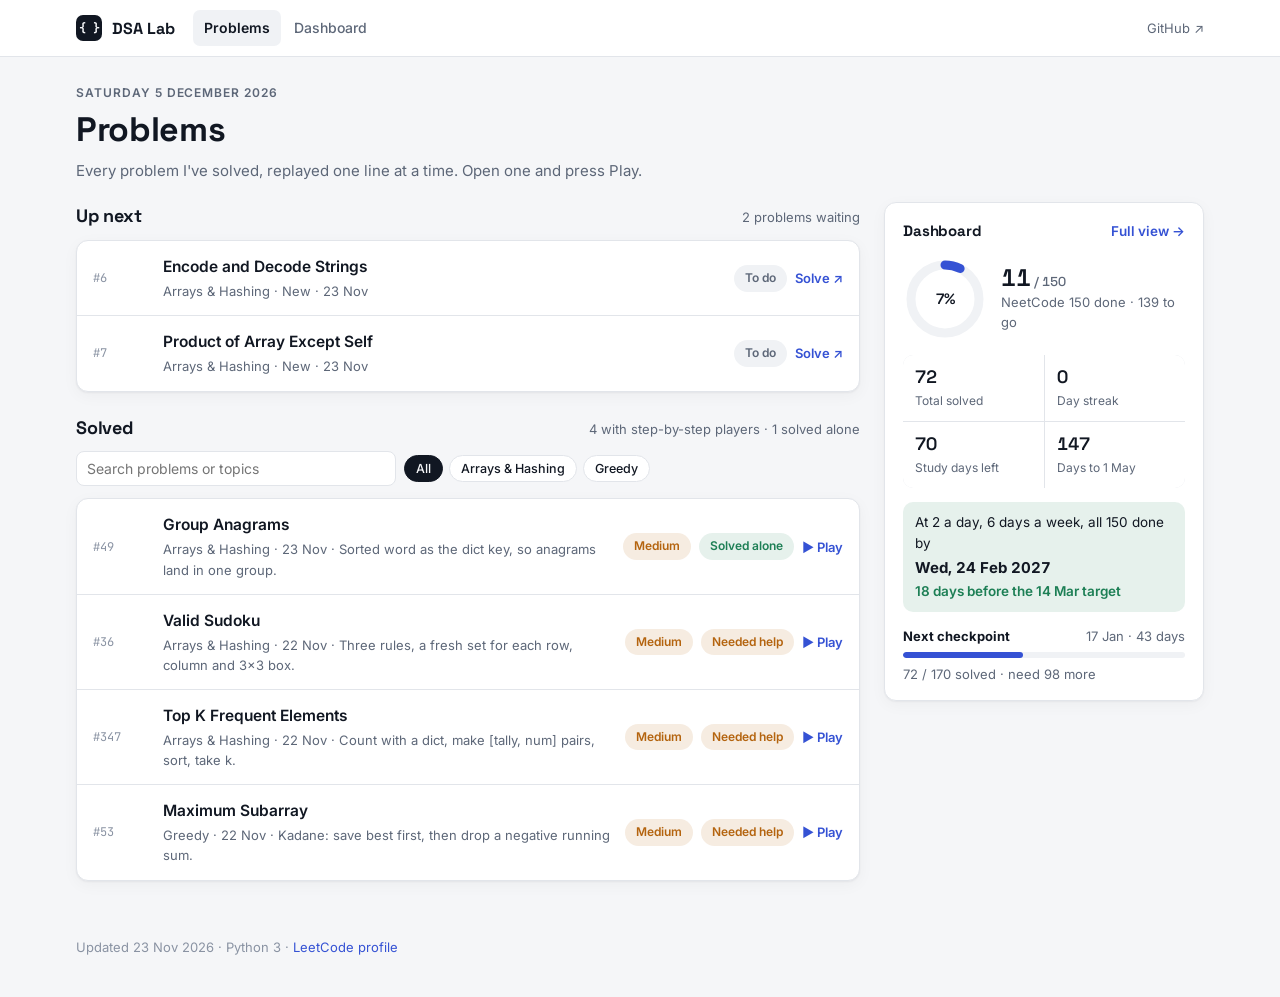
<file: index.html>
<!doctype html>
<html lang="en">
<head>
<meta charset="utf-8">
<meta name="viewport" content="width=device-width, initial-scale=1, viewport-fit=cover">
<title>Giri's DSA Lab</title>
<meta name="claude:viewport-fit-sides" content="cover">
<link rel="preconnect" href="https://fonts.googleapis.com">
<link rel="preconnect" href="https://fonts.gstatic.com" crossorigin>
<link rel="stylesheet" href="https://fonts.googleapis.com/css2?family=Inter:wght@400;500;600;700&family=JetBrains+Mono:wght@400;600&family=Space+Grotesk:wght@500;600;700&display=swap">
<link rel="stylesheet" href="assets/site.css">
<style>
/* Layout: problem list as the main column, a compact dashboard pinned in the right corner; stacks on phones. */
.layout { display: grid; grid-template-columns: minmax(0, 1fr) 320px; gap: 24px; align-items: start; }
@media (max-width: 920px) { .layout { grid-template-columns: minmax(0, 1fr); } }
@media (max-width: 560px) { #q { max-width: none; flex-basis: 100%; } }
.layout > * { min-width: 0; }
.main-col { display: grid; gap: 22px; }
.sech { display: flex; justify-content: space-between; align-items: baseline; gap: 12px; flex-wrap: wrap; margin-bottom: 10px; }
.sech h2 { font-size: 18px; }

.tools { display: flex; flex-wrap: wrap; gap: 8px; align-items: center; margin-bottom: 12px; }
#q { flex: 1; min-width: 0; max-width: 320px; font-family: var(--font-body); }
.list { background: var(--surface); border: 1px solid var(--line); border-radius: 12px; box-shadow: var(--shadow); overflow: hidden; }
.item { display: grid; grid-template-columns: 56px minmax(0, 1fr) auto; gap: 14px; align-items: center; padding: 14px 16px; border-top: 1px solid var(--line); color: var(--ink); }
.item:first-child { border-top: 0; }
a.item:hover { background: var(--surface-2); text-decoration: none; }
.item .no { font: 12px var(--font-mono); color: var(--faint); }
.item .t { font-weight: 600; font-size: 15.5px; }
.item .sub { font-size: 13px; color: var(--muted); margin-top: 2px; }
.item .right { display: flex; gap: 8px; align-items: center; justify-content: flex-end; flex-wrap: wrap; }
.item .play { font-size: 13px; font-weight: 600; color: var(--accent); white-space: nowrap; }
@media (max-width: 560px) { .item { grid-template-columns: minmax(0, 1fr); gap: 6px; } .item .no { display: none; } .item .right { justify-content: flex-start; } }
.emptyrow { padding: 18px 16px; color: var(--muted); font-size: 14px; }

.side { position: sticky; top: calc(env(safe-area-inset-top, 0px) + 76px); display: grid; gap: 12px; }
@media (max-width: 920px) { .side { position: static; } }
.mini { display: grid; gap: 14px; }
.mini h2 { font-size: 15px; }
.ring { display: grid; grid-template-columns: 84px minmax(0, 1fr); gap: 14px; align-items: center; }
.ring svg { width: 84px; height: 84px; display: block; }
.ring .big { font: 600 24px/1.1 var(--font-display); font-variant-numeric: tabular-nums; }
.ring .big small { font-size: 13px; color: var(--muted); font-weight: 500; }
.stats { display: grid; grid-template-columns: 1fr 1fr; gap: 1px; background: var(--line); border-radius: 10px; overflow: hidden; }
.stats div { background: var(--surface); padding: 10px 12px; }
.stats b { display: block; font: 600 18px var(--font-display); font-variant-numeric: tabular-nums; }
.stats span { font-size: 12px; color: var(--muted); }
.fc { border-radius: 10px; padding: 10px 12px; font-size: 13.5px; display: grid; gap: 2px; }
.fc.ok { background: var(--good-soft); }
.fc.late { background: var(--warm-soft); }
.fc b { font-variant-numeric: tabular-nums; }
.fc .v { font-weight: 600; }
.fc.ok .v { color: var(--good); } .fc.late .v { color: var(--warm); }
.cpline { font-size: 13px; display: grid; gap: 6px; }
.meter { height: 6px; border-radius: 99px; background: var(--surface-2); overflow: hidden; }
.meter i { display: block; height: 100%; background: var(--accent); border-radius: 99px; }
.full { font-weight: 600; font-size: 13.5px; }
</style>

</head>
<body>
<header class="topbar"><div class="in">
  <a class="brand" href="index.html"><span class="mark">{ }</span>DSA Lab</a>
  <nav class="topnav"><a class="on" href="index.html">Problems</a><a href="dashboard.html">Dashboard</a></nav>
  <a class="gh" href="https://github.com/giriselvansridhar/DSA">GitHub ↗</a>
</div></header>

<main class="page">
  <div class="phead">
    <div class="eyebrow" id="today"></div>
    <h1>Problems</h1>
    <p class="lead">Every problem I've solved, replayed one line at a time. Open one and press Play.</p>
  </div>

  <div class="layout">
    <div class="main-col">
      <section>
        <div class="sech"><h2>Up next</h2><span class="muted" id="nextSub"></span></div>
        <div class="list" id="next"></div>
      </section>
      <section>
        <div class="sech"><h2>Solved</h2><span class="muted" id="solvedSub"></span></div>
        <div class="tools">
          <input id="q" type="text" placeholder="Search problems or topics" aria-label="Search problems">
          <div class="chips" id="filters"></div>
        </div>
        <div class="list" id="solved"></div>
      </section>
    </div>

    <aside class="side">
      <div class="card mini" id="mini"></div>
    </aside>
  </div>
</main>
<footer class="site" id="foot"></footer>

<script src="assets/data.js"></script>
<script>
(function () {
  const D = window.DSA;
  const $ = (id) => document.getElementById(id);
  const esc = (s) => String(s).replace(/[&<>"]/g, (c) => ({ '&': '&amp;', '<': '&lt;', '>': '&gt;', '"': '&quot;' }[c]));
  const DAY = 864e5;
  const toD = (k) => { const [y, m, d] = k.split('-').map(Number); return new Date(y, m - 1, d); };
  const key = (d) => `${d.getFullYear()}-${String(d.getMonth() + 1).padStart(2, '0')}-${String(d.getDate()).padStart(2, '0')}`;
  const addDays = (d, n) => { const x = new Date(d); x.setDate(x.getDate() + n); return x; };
  const short = (d) => d.toLocaleDateString('en-GB', { day: 'numeric', month: 'short' });
  const ist = new Date(Date.now() + (330 + new Date().getTimezoneOffset()) * 60000);
  const today = new Date(ist.getFullYear(), ist.getMonth(), ist.getDate());
  const daysBetween = (a, b) => Math.round((b - a) / DAY);
  const pill = (s) => `<span class="pill ${s === 'Solved alone' ? 'ok' : s === 'Needed help' ? 'help' : 'todo'}">${esc(s)}</span>`;
  const byName = Object.fromEntries(D.problems.map((p) => [p[1], p]));

  $('today').textContent = today.toLocaleDateString('en-GB', { weekday: 'long', day: 'numeric', month: 'long', year: 'numeric' });

  // ---------- up next: today's unfinished rows ----------
  const todo = D.log.filter((r) => r.status === 'To do');
  $('nextSub').textContent = todo.length ? `${todo.length} problem${todo.length > 1 ? 's' : ''} waiting` : '';
  $('next').innerHTML = todo.length ? todo.map((r) => {
    const p = byName[r.name];
    return `<a class="item" href="${esc(p ? p[2] : '#')}">
      <span class="no">${p ? '#' + p[0] : ''}</span>
      <div><div class="t">${esc(r.name)}</div><div class="sub">${esc(r.topic)} · ${r.type} · ${short(toD(r.date))}</div></div>
      <div class="right">${pill('To do')}<span class="play">Solve ↗</span></div></a>`;
  }).join('') : '<div class="emptyrow">Nothing waiting. Today\'s problems arrive at 7:08 AM.</div>';

  // ---------- solved list ----------
  let filter = 'All', q = '';
  const topics = ['All', ...new Set(D.players.map((p) => p.topic))];
  function renderSolved() {
    $('filters').innerHTML = topics.map((t) => `<button type="button" class="chip ${t === filter ? 'on' : ''}" data-t="${esc(t)}">${esc(t)}</button>`).join('');
    const rows = D.players.filter((p) => (filter === 'All' || p.topic === filter) &&
      (!q || `${p.name} ${p.topic} ${p.idea}`.toLowerCase().includes(q)));
    $('solved').innerHTML = rows.length ? rows.map((p) => `<a class="item" href="${p.file}">
      <span class="no">#${p.num}</span>
      <div><div class="t">${esc(p.name)}</div><div class="sub">${esc(p.topic)} · ${short(toD(p.date))} · ${esc(p.idea)}</div></div>
      <div class="right"><span class="pill med">${p.diff}</span>${pill(p.status)}<span class="play">▶ Play</span></div></a>`).join('')
      : '<div class="emptyrow">No problems match.</div>';
  }
  $('filters').onclick = (e) => { const b = e.target.closest('button'); if (b) { filter = b.dataset.t; renderSolved(); } };
  $('q').oninput = (e) => { q = e.target.value.trim().toLowerCase(); renderSolved(); };
  const alone = D.players.filter((p) => p.status === 'Solved alone').length;
  $('solvedSub').textContent = `${D.players.length} with step-by-step players · ${alone} solved alone`;
  renderSolved();

  // ---------- compact dashboard ----------
  const done = D.problems.filter((p) => p[4]).length, remaining = 150 - done;
  const newSolved = D.log.filter((r) => r.type === 'New' && /Solved|Needed/.test(r.status) && r.date > D.baseline.date).length;
  const total = D.baseline.total + newSolved;
  const active = new Set(D.log.filter((r) => /Solved|Needed/.test(r.status)).map((r) => r.date));
  let streak = 0;
  for (let d = active.has(key(today)) ? today : addDays(today, -1); active.has(key(d)); d = addDays(d, -1)) streak++;
  // finish date at the plan pace (2 new a day, 6 days a week, Sundays off)
  let left = remaining, d = new Date(today), study = 0;
  while (left > 0) { if (d.getDay() !== 0) { left -= D.plan.newPerDay; study++; } if (left > 0) d = addDays(d, 1); }
  const target = toD(D.plan.ncTarget), diff = daysBetween(d, target);
  const cp = D.checkpoints.find((c) => toD(c.date) >= today) || D.checkpoints[D.checkpoints.length - 1];
  const cpLeft = Math.max(0, daysBetween(today, toD(cp.date))), cpNeed = Math.max(0, cp.total - total);
  const R = 34, C = 2 * Math.PI * R, frac = done / 150;
  $('mini').innerHTML = `
    <div class="row between"><h2>Dashboard</h2><a class="full" href="dashboard.html">Full view →</a></div>
    <div class="ring">
      <svg viewBox="0 0 84 84" role="img" aria-label="${done} of 150 NeetCode problems done">
        <circle cx="42" cy="42" r="${R}" fill="none" stroke="var(--surface-2)" stroke-width="9"/>
        <circle cx="42" cy="42" r="${R}" fill="none" stroke="var(--accent)" stroke-width="9" stroke-linecap="round"
          stroke-dasharray="${(C * frac).toFixed(1)} ${C.toFixed(1)}" transform="rotate(-90 42 42)"/>
        <text x="42" y="47" text-anchor="middle" style="font:600 15px var(--font-display);fill:var(--ink)">${Math.round(frac * 100)}%</text>
      </svg>
      <div><div class="big">${done}<small> / 150</small></div><div class="muted">NeetCode 150 done · ${remaining} to go</div></div>
    </div>
    <div class="stats">
      <div><b>${total}</b><span>Total solved</span></div>
      <div><b>${streak}</b><span>Day streak</span></div>
      <div><b>${study}</b><span>Study days left</span></div>
      <div><b>${daysBetween(today, toD('2027-05-01'))}</b><span>Days to 1 May</span></div>
    </div>
    <div class="fc ${diff >= 0 ? 'ok' : 'late'}">
      <span>At 2 a day, 6 days a week, all 150 done by</span>
      <b style="font-size:15px">${d.toLocaleDateString('en-GB', { weekday: 'short', day: 'numeric', month: 'short', year: 'numeric' })}</b>
      <span class="v">${diff >= 0 ? `${diff} days before the 14 Mar target` : `${-diff} days after the 14 Mar target`}</span>
    </div>
    <div class="cpline">
      <div class="row between"><b>Next checkpoint</b><span class="muted">${short(toD(cp.date))} · ${cpLeft} days</span></div>
      <div class="meter"><i style="width:${Math.min(100, total / cp.total * 100).toFixed(1)}%"></i></div>
      <span class="muted">${total} / ${cp.total} solved${cpNeed ? ` · need ${cpNeed} more` : ' · reached'}</span>
    </div>`;
  $('foot').innerHTML = `Updated ${short(toD(D.updated))} ${toD(D.updated).getFullYear()} · Python 3 · <a href="https://leetcode.com/u/giriselvan1/">LeetCode profile</a>`;
})();
</script>

</body>
</html>
</file>
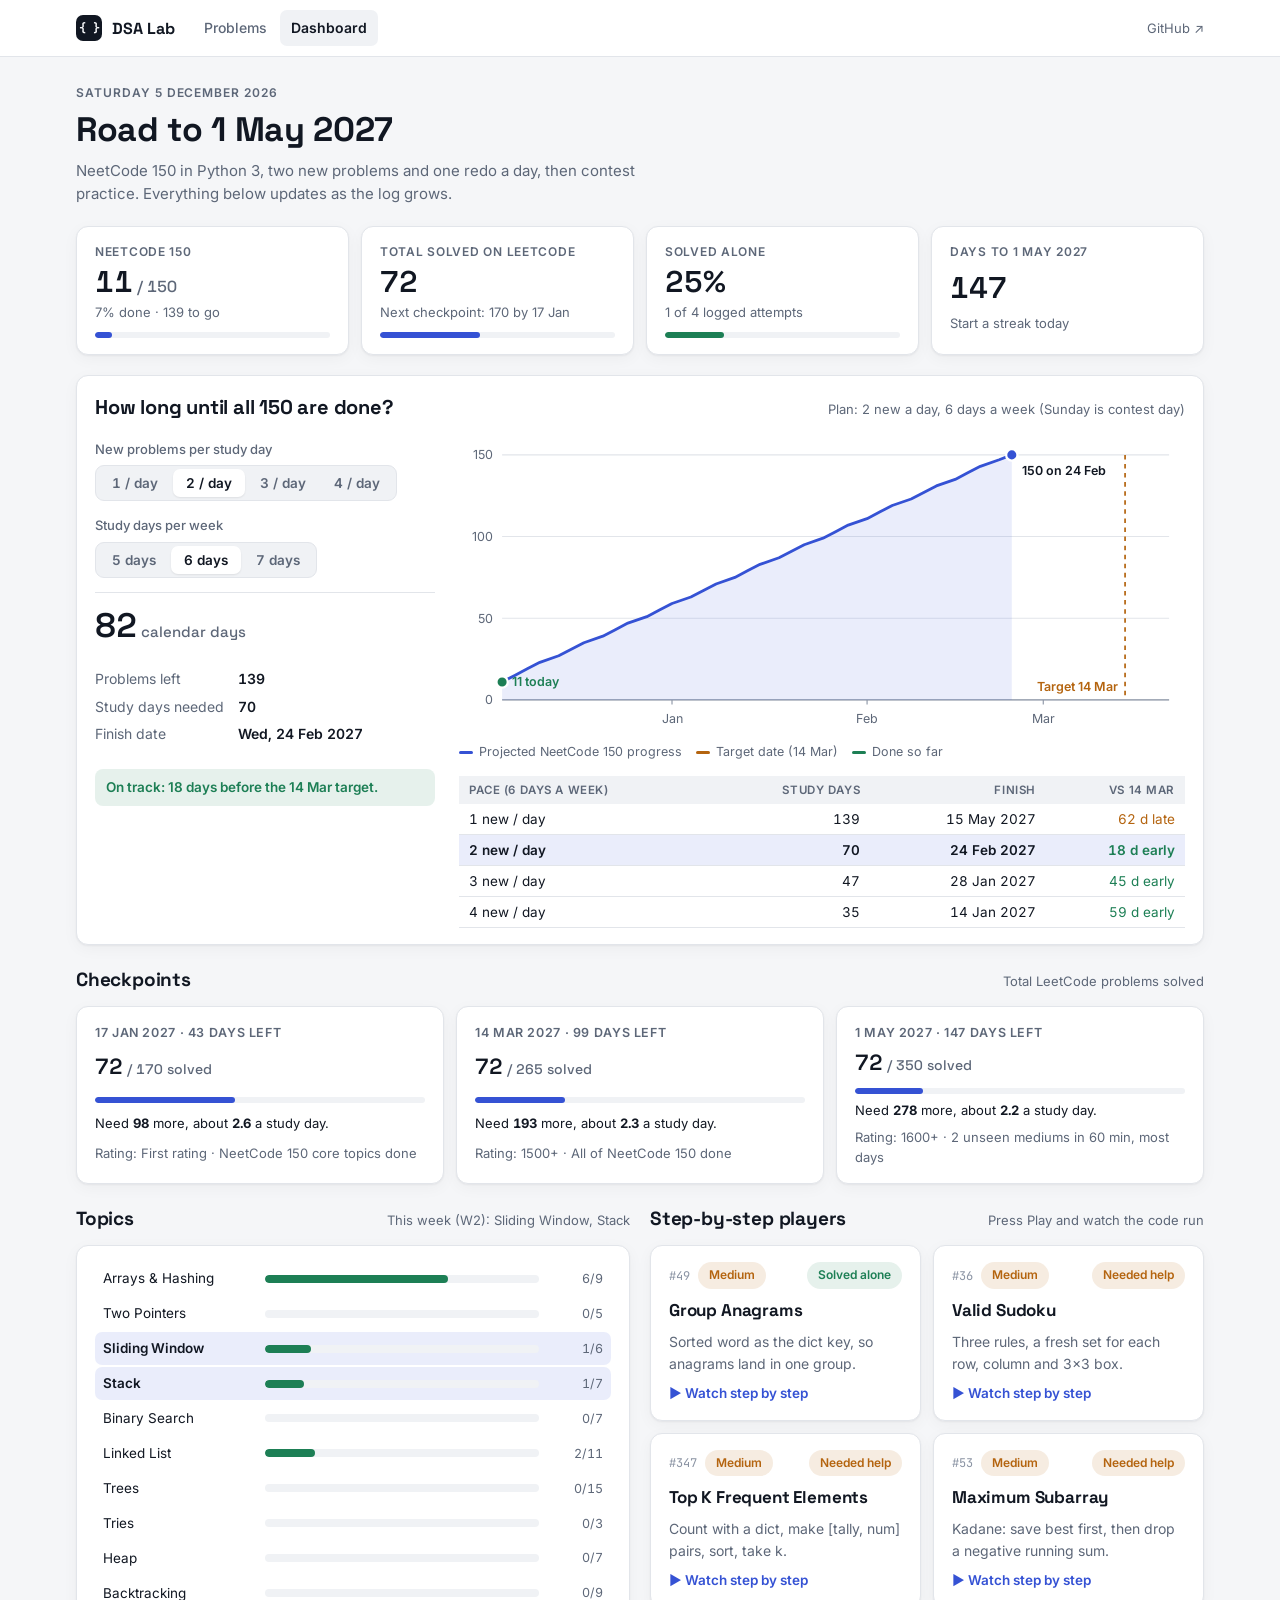
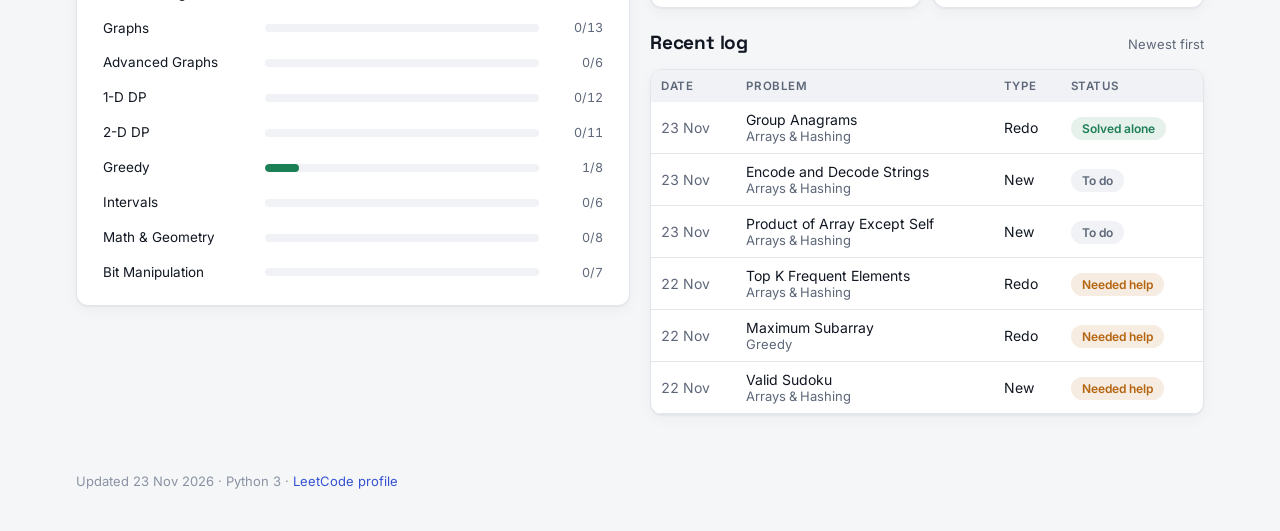
<file: dashboard.html>
<!doctype html>
<html lang="en">
<head>
<meta charset="utf-8">
<meta name="viewport" content="width=device-width, initial-scale=1, viewport-fit=cover">
<title>DSA Lab Dashboard</title>
<meta name="claude:viewport-fit-sides" content="cover">
<link rel="preconnect" href="https://fonts.googleapis.com">
<link rel="preconnect" href="https://fonts.gstatic.com" crossorigin>
<link rel="stylesheet" href="https://fonts.googleapis.com/css2?family=Inter:wght@400;500;600;700&family=JetBrains+Mono:wght@400;600&family=Space+Grotesk:wght@500;600;700&display=swap">
<link rel="stylesheet" href="assets/site.css">
<style>
.kpis { display: grid; grid-template-columns: repeat(4, minmax(0, 1fr)); gap: 12px; }
@media (max-width: 860px) { .kpis { grid-template-columns: repeat(2, minmax(0, 1fr)); } }
.kpi { display: grid; gap: 4px; }
.kpi .v { font: 600 30px/1.1 var(--font-display); font-variant-numeric: tabular-nums; }
.kpi .v small { font-size: 16px; color: var(--muted); font-weight: 500; }
.kpi .s { font-size: 13px; color: var(--muted); }
.meter { height: 6px; border-radius: 99px; background: var(--surface-2); overflow: hidden; margin-top: 6px; }
.meter i { display: block; height: 100%; background: var(--accent); border-radius: 99px; }
.meter.good i { background: var(--good); }

.forecast { display: grid; grid-template-columns: minmax(0, 340px) minmax(0, 1fr); gap: 24px; }
@media (max-width: 900px) { .forecast { grid-template-columns: minmax(0, 1fr); } }
.fhead { display: flex; flex-wrap: wrap; gap: 8px 16px; align-items: baseline; justify-content: space-between; margin-bottom: 16px; }
.fhead h2 { font-size: 20px; }
.ctrl { display: grid; gap: 6px; margin-bottom: 14px; }
.ctrl span { font-size: 13px; color: var(--muted); font-weight: 500; }
.seg { display: inline-flex; border: 1px solid var(--line); border-radius: 9px; padding: 3px; background: var(--surface-2); gap: 2px; width: max-content; max-width: 100%; }
.seg button { background: transparent; border: 0; color: var(--muted); padding: 6px 13px; border-radius: 7px; font-weight: 600; font-size: 13.5px; font-variant-numeric: tabular-nums; }
.seg button:hover { color: var(--ink); filter: none; }
.seg button.on { background: var(--surface); color: var(--ink); box-shadow: 0 1px 2px rgba(0,0,0,.08); }
.answer { border-top: 1px solid var(--line); padding-top: 14px; display: grid; gap: 10px; }
.answer .big { font: 600 34px/1.1 var(--font-display); font-variant-numeric: tabular-nums; }
.answer .big small { font-size: 15px; font-weight: 500; color: var(--muted); }
.facts { display: grid; grid-template-columns: auto 1fr; gap: 6px 14px; font-size: 14px; }
.facts dt { color: var(--muted); }
.facts dd { margin: 0; font-weight: 600; font-variant-numeric: tabular-nums; }
.verdict { font-size: 13.5px; font-weight: 600; padding: 8px 11px; border-radius: 8px; }
.verdict.ok { background: var(--good-soft); color: var(--good); }
.verdict.late { background: var(--warm-soft); color: var(--warm); }
.chart svg { display: block; width: 100%; height: auto; overflow: visible; }
.chart text { font: 11px var(--font-body); fill: var(--muted); }
.legend { display: flex; flex-wrap: wrap; gap: 14px; font-size: 12.5px; color: var(--muted); margin-top: 8px; }
.legend i { display: inline-block; width: 14px; height: 3px; border-radius: 2px; vertical-align: middle; margin-right: 6px; }
.compare { width: 100%; margin-top: 14px; font-family: var(--font-body); font-size: 13.5px; }
.compare th, .compare td { text-align: left; padding: 7px 10px; }
.compare td:not(:first-child), .compare th:not(:first-child) { text-align: right; }
.compare tr.on td { background: var(--accent-soft); font-weight: 600; }

.two { display: grid; grid-template-columns: minmax(0, 1fr) minmax(0, 1fr); gap: 20px; align-items: start; }
@media (max-width: 900px) { .two { grid-template-columns: minmax(0, 1fr); } }
.sec { display: grid; gap: 12px; }
.sech { display: flex; justify-content: space-between; align-items: baseline; gap: 12px; flex-wrap: wrap; }
.sech h2 { font-size: 19px; }

.cps { display: grid; grid-template-columns: repeat(3, minmax(0, 1fr)); gap: 12px; }
@media (max-width: 860px) { .cps { grid-template-columns: minmax(0, 1fr); } }
.cp { display: grid; gap: 6px; }
.cp .d { font-size: 12.5px; color: var(--muted); font-weight: 600; text-transform: uppercase; letter-spacing: .05em; }
.cp .t { font: 600 22px var(--font-display); font-variant-numeric: tabular-nums; }
.cp .t small { font-size: 14px; color: var(--muted); font-weight: 500; }
.cp .need { font-size: 13px; }
.cp .need b { font-variant-numeric: tabular-nums; }

.topics { display: grid; gap: 2px; }
.trow { display: grid; grid-template-columns: minmax(0, 150px) minmax(0, 1fr) 52px; gap: 12px; align-items: center; padding: 6px 8px; border-radius: 7px; font-size: 13.5px; }
.trow.now { background: var(--accent-soft); }
.trow .n { white-space: nowrap; overflow: hidden; text-overflow: ellipsis; }
.trow.now .n { font-weight: 600; }
.trow .c { text-align: right; color: var(--muted); font-variant-numeric: tabular-nums; font-size: 12.5px; }
.tbar { height: 8px; background: var(--surface-2); border-radius: 99px; overflow: hidden; }
.tbar i { display: block; height: 100%; background: var(--good); border-radius: 99px; }

.players { display: grid; grid-template-columns: repeat(2, minmax(0, 1fr)); gap: 12px; }
@media (max-width: 720px) { .players { grid-template-columns: minmax(0, 1fr); } }
.pc { display: grid; gap: 8px; color: var(--ink); transition: border-color .15s, transform .15s; }
.pc:hover { text-decoration: none; border-color: var(--accent); }
@media (prefers-reduced-motion: no-preference) { .pc:hover { transform: translateY(-1px); } }
.pc .top { display: flex; align-items: center; gap: 8px; }
.pc .lc { font: 12px var(--font-mono); color: var(--faint); }
.pc h3 { font-size: 17px; }
.pc p { margin: 0; color: var(--muted); font-size: 14px; }
.pc .go { font-weight: 600; color: var(--accent); font-size: 13.5px; }

.log { width: 100%; font-family: var(--font-body); font-size: 14px; }
.log th, .log td { text-align: left; padding: 9px 10px; }
.log td.d { color: var(--muted); white-space: nowrap; font-variant-numeric: tabular-nums; }
.tablewrap { overflow-x: auto; }
</style>

</head>
<body>
<header class="topbar"><div class="in">
  <a class="brand" href="index.html"><span class="mark">{ }</span>DSA Lab</a>
  <nav class="topnav"><a href="index.html">Problems</a><a class="on" href="dashboard.html">Dashboard</a></nav>
  <a class="gh" href="https://github.com/giriselvansridhar/DSA">GitHub ↗</a>
</div></header>

<main class="page">
  <div class="phead">
    <div class="eyebrow" id="today"></div>
    <h1>Road to 1 May 2027</h1>
    <p class="lead">NeetCode 150 in Python 3, two new problems and one redo a day, then contest practice. Everything below updates as the log grows.</p>
  </div>

  <section class="kpis" id="kpis"></section>

  <section class="card">
    <div class="fhead">
      <h2>How long until all 150 are done?</h2>
      <span class="muted" id="fsub"></span>
    </div>
    <div class="forecast">
      <div>
        <div class="ctrl"><span>New problems per study day</span>
          <div class="seg" id="perDay" role="group" aria-label="New problems per day"></div></div>
        <div class="ctrl"><span>Study days per week</span>
          <div class="seg" id="perWeek" role="group" aria-label="Study days per week"></div></div>
        <div class="answer" id="answer"></div>
      </div>
      <div class="chart">
        <div id="chart"></div>
        <div class="legend">
          <span><i style="background:var(--accent)"></i>Projected NeetCode 150 progress</span>
          <span><i style="background:var(--warm)"></i>Target date (14 Mar)</span>
          <span><i style="background:var(--good)"></i>Done so far</span>
        </div>
        <div class="tablewrap"><table class="compare" id="compare"></table></div>
      </div>
    </div>
  </section>

  <section class="sec">
    <div class="sech"><h2>Checkpoints</h2><span class="muted">Total LeetCode problems solved</span></div>
    <div class="cps" id="cps"></div>
  </section>

  <div class="two">
    <section class="sec">
      <div class="sech"><h2>Topics</h2><span class="muted" id="weekNow"></span></div>
      <div class="card topics" id="topics"></div>
    </section>
    <section class="sec">
      <div class="sech"><h2>Step-by-step players</h2><span class="muted">Press Play and watch the code run</span></div>
      <div class="players" id="players"></div>
      <div class="sech" style="margin-top:8px"><h2>Recent log</h2><span class="muted">Newest first</span></div>
      <div class="card tablewrap" style="padding:0"><table class="log" id="log"></table></div>
    </section>
  </div>
</main>
<footer class="site" id="foot"></footer>

<script src="assets/data.js"></script>
<script>
(function () {
  const D = window.DSA;
  const $ = (id) => document.getElementById(id);
  const esc = (s) => String(s).replace(/[&<>"]/g, (c) => ({ '&': '&amp;', '<': '&lt;', '>': '&gt;', '"': '&quot;' }[c]));
  const DAY = 864e5;
  const toD = (k) => { const [y, m, d] = k.split('-').map(Number); return new Date(y, m - 1, d); };
  const key = (d) => `${d.getFullYear()}-${String(d.getMonth() + 1).padStart(2, '0')}-${String(d.getDate()).padStart(2, '0')}`;
  const addDays = (d, n) => { const x = new Date(d); x.setDate(x.getDate() + n); return x; };
  const fmt = (d, o) => d.toLocaleDateString('en-GB', o || { weekday: 'short', day: 'numeric', month: 'short', year: 'numeric' });
  const short = (d) => d.toLocaleDateString('en-GB', { day: 'numeric', month: 'short' });
  const ist = new Date(Date.now() + (330 + new Date().getTimezoneOffset()) * 60000);
  const today = new Date(ist.getFullYear(), ist.getMonth(), ist.getDate());
  const daysBetween = (a, b) => Math.round((b - a) / DAY);

  // nav

  // derived numbers
  const done = D.problems.filter((p) => p[4]).length;
  const remaining = D.problems.length - done;
  const newSolved = D.log.filter((r) => r.type === 'New' && /Solved|Needed/.test(r.status) && r.date > D.baseline.date).length;
  const total = D.baseline.total + newSolved;
  const finished = D.log.filter((r) => /Solved|Needed/.test(r.status));
  const alone = finished.filter((r) => r.status === 'Solved alone').length;
  const activeDays = new Set(finished.map((r) => r.date));
  let streak = 0;
  for (let d = activeDays.has(key(today)) ? today : addDays(today, -1); activeDays.has(key(d)); d = addDays(d, -1)) streak++;

  $('today').textContent = fmt(today, { weekday: 'long', day: 'numeric', month: 'long', year: 'numeric' });
  const daysToGoal = daysBetween(today, toD('2027-05-01'));
  $('kpis').innerHTML = [
    ['NeetCode 150', `${done}<small> / 150</small>`, `${Math.round(done / 1.5)}% done · ${remaining} to go`, done / 150, ''],
    ['Total solved on LeetCode', `${total}`, `Next checkpoint: 170 by 17 Jan`, total / 170, ''],
    ['Solved alone', finished.length ? `${Math.round(alone / finished.length * 100)}%` : '–', `${alone} of ${finished.length} logged attempts`, finished.length ? alone / finished.length : 0, 'good'],
    ['Days to 1 May 2027', `${daysToGoal}`, streak ? `Streak: ${streak} day${streak > 1 ? 's' : ''} in a row` : 'Start a streak today', null, '']
  ].map(([l, v, s, m, c]) => `<div class="card kpi"><div class="label" style="margin:0">${l}</div><div class="v">${v}</div><div class="s">${s}</div>
      ${m != null ? `<div class="meter ${c}"><i style="width:${Math.min(100, m * 100).toFixed(1)}%"></i></div>` : ''}</div>`).join('');

  // ---------- forecast ----------
  const target = toD(D.plan.ncTarget);
  let perDay = D.plan.newPerDay, perWeek = D.plan.daysPerWeek;
  const isStudy = (d, pw) => { const w = d.getDay(); return pw === 7 || (pw === 6 ? w !== 0 : w !== 0 && w !== 6); };
  function project(pd, pw) {
    // count from today; returns finish date, study days, series of [date, doneCount]
    let left = remaining, d = new Date(today), study = 0, count = done;
    const series = [[new Date(today), done]];
    let guard = 0;
    while (left > 0 && guard++ < 2000) {
      if (isStudy(d, pw)) { const n = Math.min(pd, left); left -= n; count += n; study++; series.push([new Date(d), count]); }
      if (left > 0) d = addDays(d, 1);
    }
    return { finish: d, study, cal: daysBetween(today, d) + 1, series };
  }
  function seg(el, values, cur, suffix, on) {
    el.innerHTML = values.map((v) => `<button type="button" class="${v === cur ? 'on' : ''}" data-v="${v}" aria-pressed="${v === cur}">${v}${suffix}</button>`).join('');
    el.onclick = (e) => { const b = e.target.closest('button'); if (b) on(Number(b.dataset.v)); };
  }
  function drawChart(p) {
    const W = 640, H = 260, L = 38, R = 14, T = 14, B = 30;
    const end = new Date(Math.max(p.finish, target, addDays(today, 30)));
    const x0 = today.getTime(), x1 = addDays(end, 7).getTime();
    const x = (d) => L + (d - x0) / (x1 - x0) * (W - L - R);
    const y = (v) => T + (1 - v / 150) * (H - T - B);
    let g = '';
    for (const v of [0, 50, 100, 150]) g += `<line x1="${L}" x2="${W - R}" y1="${y(v)}" y2="${y(v)}" stroke="var(--line)"/><text x="${L - 8}" y="${y(v) + 4}" text-anchor="end">${v}</text>`;
    const months = [];
    for (let m = new Date(today.getFullYear(), today.getMonth() + 1, 1); m <= addDays(end, 7); m = new Date(m.getFullYear(), m.getMonth() + 1, 1)) months.push(m);
    const step = Math.ceil(months.length / 6);
    months.forEach((m, i) => { if (i % step === 0) g += `<line x1="${x(m)}" x2="${x(m)}" y1="${H - B}" y2="${H - B + 4}" stroke="var(--grid-strong)"/><text x="${x(m)}" y="${H - 10}" text-anchor="middle">${m.toLocaleDateString('en-GB', { month: 'short' })}</text>`; });
    g += `<line x1="${L}" x2="${W - R}" y1="${H - B}" y2="${H - B}" stroke="var(--grid-strong)"/>`;
    // target
    g += `<line x1="${x(target)}" x2="${x(target)}" y1="${T}" y2="${H - B}" stroke="var(--warm)" stroke-width="1.5" stroke-dasharray="4 4"/>`;
    g += `<text x="${x(target) + (x(target) > W - 90 ? -6 : 6)}" y="${H - B - 8}" text-anchor="${x(target) > W - 90 ? 'end' : 'start'}" style="fill:var(--warm);font-weight:600">Target 14 Mar</text>`;
    // projected path (step-ish polyline thinned)
    const pts = p.series.filter((_, i, a) => i === 0 || i === a.length - 1 || i % 2 === 0).map(([d, v]) => `${x(d).toFixed(1)},${y(v).toFixed(1)}`);
    const area = `M${x(today)},${y(0)} L${pts.join(' L')} L${x(p.finish)},${y(0)} Z`;
    g += `<path d="${area}" fill="var(--accent-soft)" stroke="none"/>`;
    g += `<polyline points="${pts.join(' ')}" fill="none" stroke="var(--accent)" stroke-width="2.5" stroke-linejoin="round"/>`;
    // done marker + finish marker
    g += `<circle cx="${x(today)}" cy="${y(done)}" r="5" fill="var(--good)" stroke="var(--surface)" stroke-width="2"/>`;
    g += `<text x="${x(today) + 9}" y="${y(done) + 4}" style="fill:var(--good);font-weight:600">${done} today</text>`;
    const fx = x(p.finish), anchor = fx > W - 120 ? 'end' : 'start';
    g += `<circle cx="${fx}" cy="${y(150)}" r="5" fill="var(--accent)" stroke="var(--surface)" stroke-width="2"/>`;
    g += `<text x="${fx + (anchor === 'end' ? -9 : 9)}" y="${y(150) + 18}" text-anchor="${anchor}" style="fill:var(--ink);font-weight:600">150 on ${short(p.finish)}</text>`;
    $('chart').innerHTML = `<svg viewBox="0 0 ${W} ${H}" role="img" aria-label="Projected NeetCode 150 progress until ${fmt(p.finish)}">${g}</svg>`;
  }
  function renderForecast() {
    seg($('perDay'), [1, 2, 3, 4], perDay, ' / day', (v) => { perDay = v; renderForecast(); });
    seg($('perWeek'), [5, 6, 7], perWeek, ' days', (v) => { perWeek = v; renderForecast(); });
    const p = project(perDay, perWeek);
    const diff = daysBetween(p.finish, target);
    $('answer').innerHTML = `
      <div class="big">${p.cal}<small> calendar days</small></div>
      <dl class="facts">
        <dt>Problems left</dt><dd>${remaining}</dd>
        <dt>Study days needed</dt><dd>${p.study}</dd>
        <dt>Finish date</dt><dd>${fmt(p.finish)}</dd>
      </dl>
      <div class="verdict ${diff >= 0 ? 'ok' : 'late'}">${diff >= 0
        ? `On track: ${diff} day${diff === 1 ? '' : 's'} before the 14 Mar target.`
        : `${-diff} day${diff === -1 ? '' : 's'} after the 14 Mar target. Add a problem a day or a study day a week.`}</div>`;
    $('fsub').textContent = `Plan: ${D.plan.newPerDay} new a day, ${D.plan.daysPerWeek} days a week (Sunday is contest day)`;
    drawChart(p);
    $('compare').innerHTML = `<tr><th>Pace (${perWeek} days a week)</th><th>Study days</th><th>Finish</th><th>vs 14 Mar</th></tr>` +
      [1, 2, 3, 4].map((pd) => {
        const q = project(pd, perWeek), df = daysBetween(q.finish, target);
        return `<tr class="${pd === perDay ? 'on' : ''}"><td>${pd} new / day</td><td class="num">${q.study}</td><td class="num">${short(q.finish)} ${q.finish.getFullYear()}</td>
          <td class="num" style="color:${df >= 0 ? 'var(--good)' : 'var(--warm)'}">${df >= 0 ? `${df} d early` : `${-df} d late`}</td></tr>`;
      }).join('');
  }
  renderForecast();

  // ---------- checkpoints ----------
  $('cps').innerHTML = D.checkpoints.map((c) => {
    const d = toD(c.date), left = Math.max(0, daysBetween(today, d));
    const need = Math.max(0, c.total - total);
    const studyLeft = Math.max(1, Math.round(left * 6 / 7));
    return `<div class="card cp"><div class="d">${fmt(d, { day: 'numeric', month: 'short', year: 'numeric' })} · ${left} days left</div>
      <div class="t">${total}<small> / ${c.total} solved</small></div>
      <div class="meter"><i style="width:${Math.min(100, total / c.total * 100).toFixed(1)}%"></i></div>
      <div class="need">${need ? `Need <b>${need}</b> more, about <b>${(need / studyLeft).toFixed(1)}</b> a study day.` : 'Reached.'}</div>
      <div class="muted">Rating: ${esc(c.rating)} · ${esc(c.proof)}</div></div>`;
  }).join('');

  // ---------- topics ----------
  const wk = D.weeks.find((w) => key(today) >= w[1] && key(today) <= w[2]) || D.weeks.find((w) => key(today) < w[1]);
  $('weekNow').textContent = wk ? `This week (${wk[0]}): ${wk[3]}` : '';
  const order = [...new Set(D.problems.map((p) => p[3]))];
  const nowTopics = wk ? order.filter((t) => wk[3].toLowerCase().includes(t.toLowerCase().split(' ')[0].replace('&', ''))) : [];
  $('topics').innerHTML = order.map((t) => {
    const ps = D.problems.filter((p) => p[3] === t), d = ps.filter((p) => p[4]).length;
    return `<div class="trow ${nowTopics.includes(t) ? 'now' : ''}"><span class="n" title="${esc(t)}">${esc(t)}</span>
      <div class="tbar"><i style="width:${(d / ps.length * 100).toFixed(1)}%"></i></div><span class="c">${d}/${ps.length}</span></div>`;
  }).join('');

  // ---------- players + log ----------
  const pill = (s) => `<span class="pill ${s === 'Solved alone' ? 'ok' : s === 'Needed help' ? 'help' : 'todo'}">${esc(s)}</span>`;
  $('players').innerHTML = D.players.map((p) => `<a class="card pc" href="${p.file}">
      <div class="top"><span class="lc">#${p.num}</span><span class="pill med">${p.diff}</span><span class="grow"></span>${pill(p.status)}</div>
      <h3>${esc(p.name)}</h3><p>${esc(p.idea)}</p><span class="go">▶ Watch step by step</span></a>`).join('');
  $('log').innerHTML = `<tr><th>Date</th><th>Problem</th><th>Type</th><th>Status</th></tr>` + D.log.map((r) =>
    `<tr><td class="d">${short(toD(r.date))}</td><td>${esc(r.name)}<div class="muted">${esc(r.topic)}</div></td><td>${r.type}</td><td>${pill(r.status)}</td></tr>`).join('');
  $('foot').innerHTML = `Updated ${fmt(toD(D.updated), { day: 'numeric', month: 'short', year: 'numeric' })} · Python 3 · <a href="https://leetcode.com/u/giriselvan1/">LeetCode profile</a>`;
})();
</script>

</body>
</html>
</file>
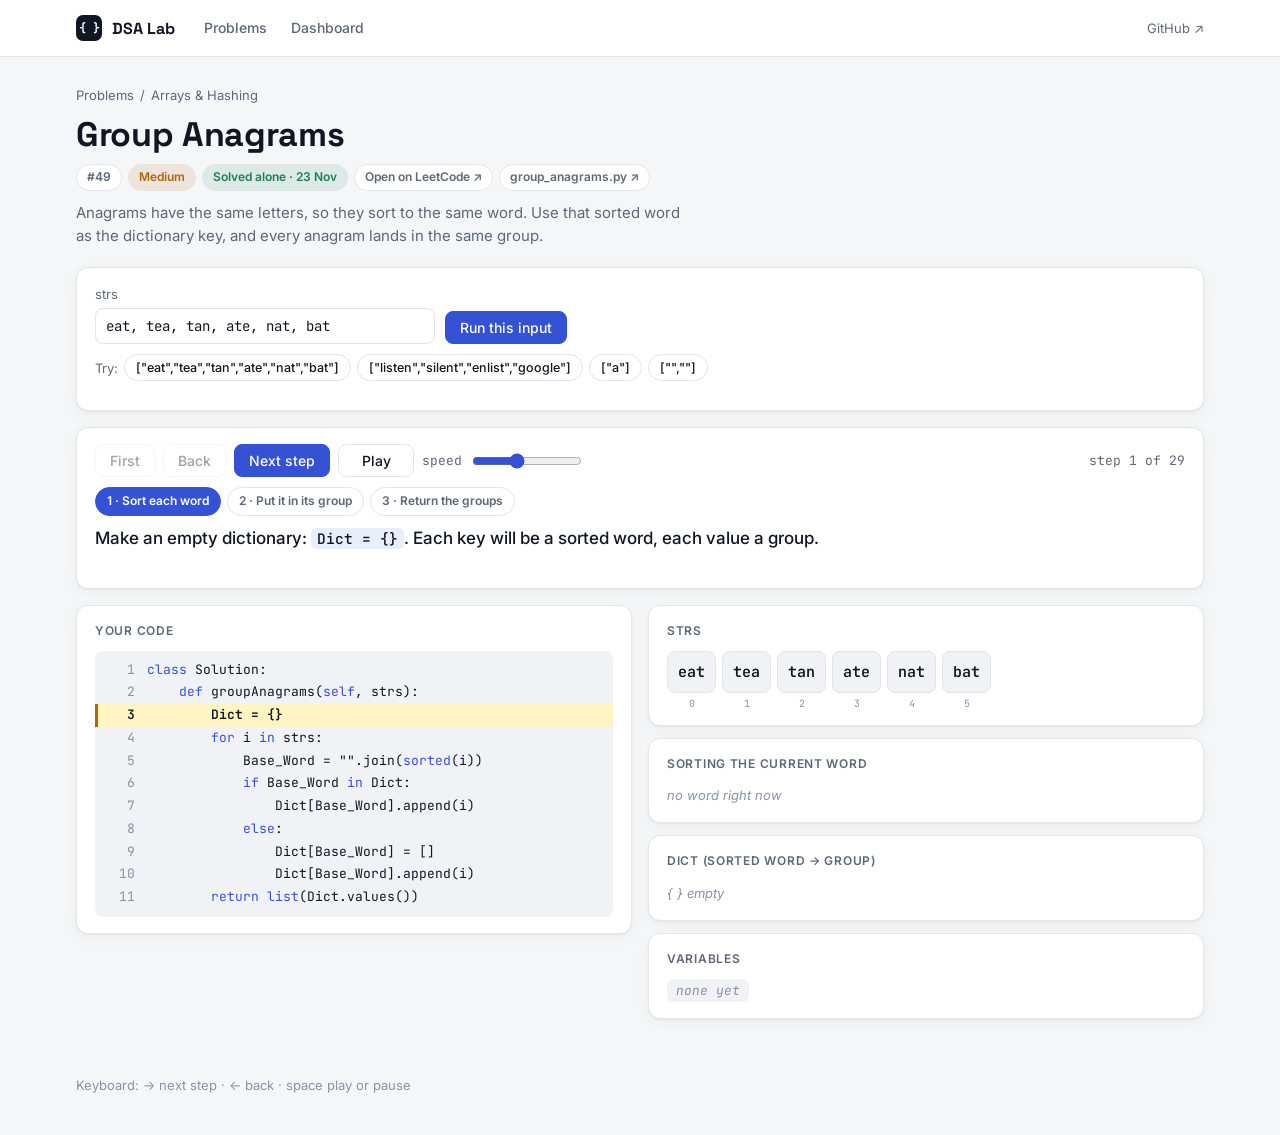
<file: group-anagrams.html>
<!doctype html>
<html lang="en">
<head>
<meta charset="utf-8">
<meta name="viewport" content="width=device-width, initial-scale=1, viewport-fit=cover">
<title>Group Anagrams · DSA Lab</title>
<link rel="preconnect" href="https://fonts.googleapis.com">
<link rel="preconnect" href="https://fonts.gstatic.com" crossorigin>
<link rel="stylesheet" href="https://fonts.googleapis.com/css2?family=Inter:wght@400;500;600;700&family=JetBrains+Mono:wght@400;600&family=Space+Grotesk:wght@500;600;700&display=swap">
<link rel="stylesheet" href="assets/site.css">
</head>
<body>
<header class="topbar"><div class="in">
  <a class="brand" href="index.html"><span class="mark">{ }</span>DSA Lab</a>
  <nav class="topnav"><a href="index.html">Problems</a><a href="dashboard.html">Dashboard</a></nav>
  <a class="gh" href="https://github.com/giriselvansridhar/DSA">GitHub ↗</a>
</div></header>
<main class="page">
  <div class="phead">
    <div class="crumbs"><a href="index.html">Problems</a><span>/</span><span>Arrays &amp; Hashing</span></div>
    <h1>Group Anagrams</h1>
    <div class="pills"><span class="pill">#49</span><span class="pill med">Medium</span><span class="pill ok">Solved alone · 23 Nov</span>
      <a class="pill" href="https://leetcode.com/problems/group-anagrams/">Open on LeetCode ↗</a><a class="pill" href="https://github.com/giriselvansridhar/DSA/blob/main/solutions/group_anagrams.py">group_anagrams.py ↗</a></div>
    <p class="lead">Anagrams have the same letters, so they sort to the same word. Use that sorted word as the dictionary key, and every anagram lands in the same group.</p>
  </div>
  <div class="wrap">

  <section class="card">
    <div class="inputs">
      <label for="wordsIn">strs<input id="wordsIn" type="text" value="eat, tea, tan, ate, nat, bat" style="width:min(340px,80vw)" /></label>
      <button id="loadBtn">Run this input</button>
    </div>
    <div class="chips" style="margin-top:10px">Try:
      <button class="chip" data-w="eat,tea,tan,ate,nat,bat">["eat","tea","tan","ate","nat","bat"]</button>
      <button class="chip" data-w="listen,silent,enlist,google">["listen","silent","enlist","google"]</button>
      <button class="chip" data-w="a">["a"]</button>
      <button class="chip" data-w=",">["",""]</button>
    </div>
    <div class="err" id="err"></div>
  </section>

  <section class="card">
    <div class="controls">
      <button class="ghost" id="firstBtn">First</button>
      <button class="ghost" id="prevBtn">Back</button>
      <button id="nextBtn">Next step</button>
      <button class="ghost" id="playBtn">Play</button>
      <label class="count" for="speed">speed <input id="speed" type="range" min="200" max="2000" step="100" value="900" /></label>
      <span class="grow"></span>
      <span class="count" id="count"></span>
    </div>
    <div class="phases" style="margin-top:10px">
      <span class="phase" data-p="1">1 · Sort each word</span>
      <span class="phase" data-p="2">2 · Put it in its group</span>
      <span class="phase" data-p="3">3 · Return the groups</span>
    </div>
    <div class="explain" id="explain" style="margin-top:10px" aria-live="polite"></div>
  </section>

  <div class="main">
    <section class="card">
      <div class="label">Your code</div>
      <pre class="code" id="code"></pre>
    </section>

    <section class="state">
      <div class="card">
        <div class="label">strs</div>
        <div class="boxes nums" id="wordsView"></div>
      </div>
      <div class="card">
        <div class="label">Sorting the current word</div>
        <div id="sortView"></div>
      </div>
      <div class="card">
        <div class="label">Dict (sorted word → group)</div>
        <div id="mapView"></div>
      </div>
      <div class="card">
        <div class="label">Variables</div>
        <div class="vars" id="varsView"></div>
      </div>
    </section>
  </div>

  
</div>
<style>
.box { padding: 0 10px; }
.letters { display: flex; gap: 4px; align-items: center; flex-wrap: wrap; font: 600 15px var(--font-mono); }
.letters .l { width: 30px; height: 30px; display: grid; place-items: center; border: 1px solid var(--line); border-radius: 5px; background: var(--bg); }
.letters .l.k { border-color: var(--accent); color: var(--accent); background: var(--accent-soft); }
.letters .arrow { color: var(--muted); padding: 0 6px; }
td.grp { text-align: left; }
.w { display: inline-block; padding: 1px 7px; margin: 2px; border-radius: 4px; border: 1px solid var(--line); background: var(--bg); }
.w.new { border-color: var(--accent); color: var(--accent); background: var(--accent-soft); font-weight: 600; }
</style>
<script>
const CODE = [
  ['class Solution:', ''],
  ['    def groupAnagrams(self, strs):', ''],
  ['        Dict = {}', ''],
  ['        for i in strs:', ''],
  ['            Base_Word = "".join(sorted(i))', ''],
  ['            if Base_Word in Dict:', ''],
  ['                Dict[Base_Word].append(i)', ''],
  ['            else:', ''],
  ['                Dict[Base_Word] = []', ''],
  ['                Dict[Base_Word].append(i)', ''],
  ['        return list(Dict.values())', '']
];
const KW = /\b(class|def|for|in|if|else|return|self|sorted|list)\b/g;
const esc = (s) => String(s).replace(/&/g, '&amp;').replace(/</g, '&lt;').replace(/>/g, '&gt;');
function renderCode() {
  document.getElementById('code').innerHTML = CODE.map(([text], i) => {
    const body = esc(text).replace(KW, '<span class="kw">$1</span>');
    return `<span class="ln" data-line="${i + 1}"><span class="no">${i + 1}</span>${body}</span>`;
  }).join('');
}
const q = (w) => `"${esc(w)}"`;

function buildSteps(words) {
  const steps = [];
  const map = new Map();
  const snap = (line, phase, text, extra = {}) => steps.push({
    line, phase, text, map: [...map.entries()].map(([k, v]) => [k, [...v]]), idx: -1, seenUpTo: -1,
    word: null, key: null, flashKey: null, newWord: null, vars: {}, ...extra
  });
  snap(3, 1, 'Make an empty dictionary: <code>Dict = {}</code>. Each key will be a sorted word, each value a group.');
  words.forEach((w, i) => {
    const base = { idx: i, seenUpTo: i - 1, word: w, vars: { i: q(w) } };
    snap(4, 1, `Next word: <code>i = ${q(w)}</code>.`, base);
    const key = [...w].sort().join('');
    snap(5, 1, `Sort its letters: <code>${q(w)}</code> → <code>${q(key)}</code>. All anagrams of this word sort to the same thing.`,
      { ...base, key, vars: { ...base.vars, Base_Word: q(key) } });
    const b2 = { ...base, key, vars: { ...base.vars, Base_Word: q(key) } };
    const has = map.has(key);
    snap(6, 2, has ? `Is <code>${q(key)}</code> already a key? <b>Yes</b>, a group exists for it.` : `Is <code>${q(key)}</code> already a key? <b>No</b>, this is a new group.`, { ...b2, flashKey: has ? key : null });
    if (has) {
      map.get(key).push(w);
      snap(7, 2, `Add <code>${q(w)}</code> to that group.`, { ...b2, flashKey: key, newWord: w });
    } else {
      map.set(key, []);
      snap(9, 2, `Make an empty group: <code>Dict[${q(key)}] = []</code>.`, { ...b2, flashKey: key });
      map.get(key).push(w);
      snap(10, 2, `Add <code>${q(w)}</code> to it.`, { ...b2, flashKey: key, newWord: w });
    }
  });
  const out = [...map.values()].map((g) => `[${g.map(q).join(', ')}]`).join(', ');
  snap(11, 3, `Done. Return just the groups: <code>[${out}]</code>.`, { seenUpTo: words.length - 1 });
  return steps;
}

let words = [], steps = [], cur = 0, timer = null;
const $ = (id) => document.getElementById(id);
function render() {
  const s = steps[cur];
  $('count').textContent = `step ${cur + 1} of ${steps.length}`;
  $('explain').innerHTML = s.text;
  document.querySelectorAll('.ln').forEach((el) => el.classList.toggle('cur', Number(el.dataset.line) === s.line));
  document.querySelectorAll('.phase').forEach((el) => {
    const p = Number(el.dataset.p);
    el.classList.toggle('on', p === s.phase);
    el.classList.toggle('done', p < s.phase);
  });
  $('wordsView').innerHTML = words.map((w, i) =>
    `<div class="box ${i === s.idx ? 'cur' : i <= s.seenUpTo ? 'seen' : ''}">${w === '' ? '""' : esc(w)}<span class="idx">${i}</span></div>`).join('');
  $('sortView').innerHTML = s.word == null
    ? '<span class="empty">no word right now</span>'
    : `<div class="letters">${s.word === '' ? '<span class="l">""</span>' : [...s.word].map((c) => `<span class="l">${esc(c)}</span>`).join('')}
        ${s.key != null ? `<span class="arrow">sorted →</span>${s.key === '' ? '<span class="l k">""</span>' : [...s.key].map((c) => `<span class="l k">${esc(c)}</span>`).join('')}` : ''}</div>`;
  $('mapView').innerHTML = s.map.length
    ? `<table><tr><th>key</th><th>group</th></tr>${s.map.map(([k, g]) =>
        `<tr class="${k === s.flashKey ? 'flash' : ''}"><td>${q(k)}</td><td class="grp">${g.length ? g.map((w, j) => `<span class="w ${k === s.flashKey && w === s.newWord && j === g.length - 1 ? 'new' : ''}">${q(w)}</span>`).join('') : '<span class="empty">[ ]</span>'}</td></tr>`).join('')}</table>`
    : '<span class="empty">{ } empty</span>';
  $('varsView').innerHTML = Object.entries(s.vars).map(([n, v]) => `<span>${n} = <b>${v}</b></span>`).join('') || '<span class="empty">none yet</span>';
  $('prevBtn').disabled = $('firstBtn').disabled = cur === 0;
  $('nextBtn').disabled = cur === steps.length - 1;
  if (cur === steps.length - 1) stop();
}
function load() {
  const raw = $('wordsIn').value.replace(/[\[\]"']/g, '');
  const parsed = raw.split(',').map((w) => w.trim());
  if (!parsed.length || parsed.some((w) => /[^a-z]/.test(w))) { $('err').textContent = 'Type lowercase words separated by commas, like eat, tea, tan.'; return; }
  if (parsed.length > 12) { $('err').textContent = 'Keep it to 12 words or fewer so every step fits on screen.'; return; }
  $('err').textContent = '';
  stop(); words = parsed; steps = buildSteps(words); cur = 0; render();
}
function stop() { clearInterval(timer); timer = null; $('playBtn').textContent = 'Play'; }
function play() {
  if (timer) return stop();
  if (cur === steps.length - 1) cur = 0;
  $('playBtn').textContent = 'Pause';
  timer = setInterval(() => { if (cur < steps.length - 1) { cur++; render(); } else stop(); }, Number($('speed').value));
}
$('loadBtn').onclick = load;
$('nextBtn').onclick = () => { if (cur < steps.length - 1) { cur++; render(); } };
$('prevBtn').onclick = () => { if (cur > 0) { cur--; render(); } };
$('firstBtn').onclick = () => { cur = 0; render(); };
$('playBtn').onclick = play;
$('speed').oninput = () => { if (timer) { stop(); play(); } };
document.querySelectorAll('.chip').forEach((c) => c.onclick = () => { $('wordsIn').value = c.dataset.w.split(',').join(', '); load(); });
document.addEventListener('keydown', (e) => {
  if (e.target.tagName === 'INPUT') return;
  if (e.key === 'ArrowRight') $('nextBtn').click();
  else if (e.key === 'ArrowLeft') $('prevBtn').click();
  else if (e.key === ' ') { e.preventDefault(); play(); }
});
renderCode();
load();
</script>

</main>
<footer class="site">Keyboard: → next step · ← back · space play or pause</footer>
</body>
</html>
</file>
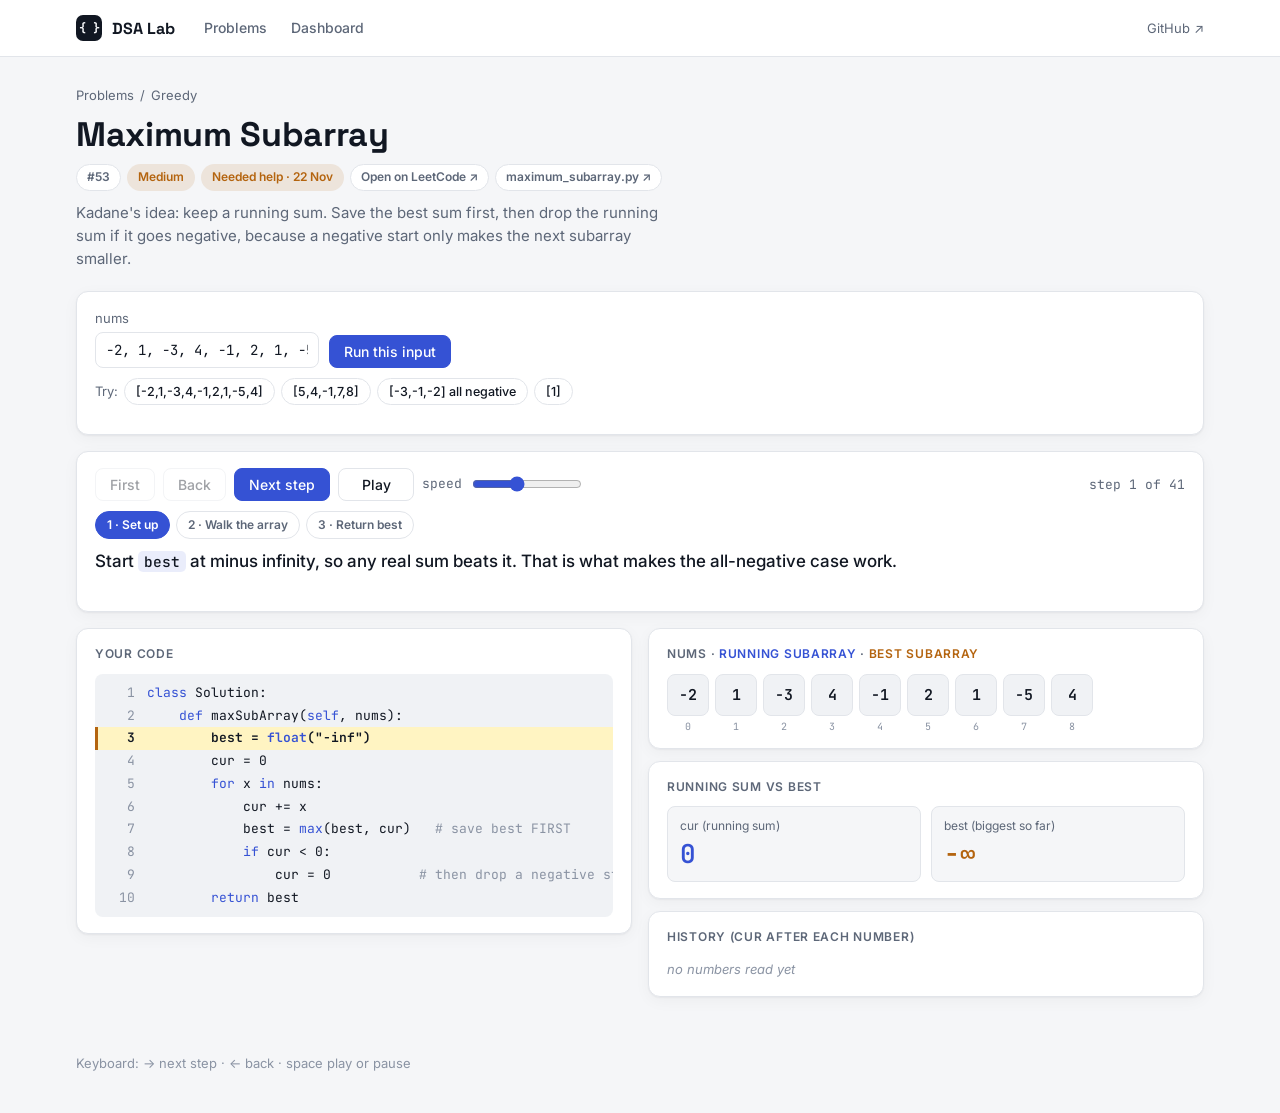
<file: maximum-subarray.html>
<!doctype html>
<html lang="en">
<head>
<meta charset="utf-8">
<meta name="viewport" content="width=device-width, initial-scale=1, viewport-fit=cover">
<title>Maximum Subarray · DSA Lab</title>
<link rel="preconnect" href="https://fonts.googleapis.com">
<link rel="preconnect" href="https://fonts.gstatic.com" crossorigin>
<link rel="stylesheet" href="https://fonts.googleapis.com/css2?family=Inter:wght@400;500;600;700&family=JetBrains+Mono:wght@400;600&family=Space+Grotesk:wght@500;600;700&display=swap">
<link rel="stylesheet" href="assets/site.css">
</head>
<body>
<header class="topbar"><div class="in">
  <a class="brand" href="index.html"><span class="mark">{ }</span>DSA Lab</a>
  <nav class="topnav"><a href="index.html">Problems</a><a href="dashboard.html">Dashboard</a></nav>
  <a class="gh" href="https://github.com/giriselvansridhar/DSA">GitHub ↗</a>
</div></header>
<main class="page">
  <div class="phead">
    <div class="crumbs"><a href="index.html">Problems</a><span>/</span><span>Greedy</span></div>
    <h1>Maximum Subarray</h1>
    <div class="pills"><span class="pill">#53</span><span class="pill med">Medium</span><span class="pill help">Needed help · 22 Nov</span>
      <a class="pill" href="https://leetcode.com/problems/maximum-subarray/">Open on LeetCode ↗</a><a class="pill" href="https://github.com/giriselvansridhar/DSA/blob/main/solutions/maximum_subarray.py">maximum_subarray.py ↗</a></div>
    <p class="lead">Kadane's idea: keep a running sum. Save the best sum first, then drop the running sum if it goes negative, because a negative start only makes the next subarray smaller.</p>
  </div>
  <div class="wrap">

  <section class="card">
    <div class="inputs">
      <label for="numsIn">nums<input id="numsIn" type="text" value="-2, 1, -3, 4, -1, 2, 1, -5, 4" /></label>
      <button id="loadBtn">Run this input</button>
    </div>
    <div class="chips" style="margin-top:10px">Try:
      <button class="chip" data-n="-2,1,-3,4,-1,2,1,-5,4">[-2,1,-3,4,-1,2,1,-5,4]</button>
      <button class="chip" data-n="5,4,-1,7,8">[5,4,-1,7,8]</button>
      <button class="chip" data-n="-3,-1,-2">[-3,-1,-2] all negative</button>
      <button class="chip" data-n="1">[1]</button>
    </div>
    <div class="err" id="err"></div>
  </section>

  <section class="card">
    <div class="controls">
      <button class="ghost" id="firstBtn">First</button>
      <button class="ghost" id="prevBtn">Back</button>
      <button id="nextBtn">Next step</button>
      <button class="ghost" id="playBtn">Play</button>
      <label class="count" for="speed">speed <input id="speed" type="range" min="200" max="2000" step="100" value="900" /></label>
      <span class="grow"></span>
      <span class="count" id="count"></span>
    </div>
    <div class="phases" style="margin-top:10px">
      <span class="phase" data-p="1">1 · Set up</span>
      <span class="phase" data-p="2">2 · Walk the array</span>
      <span class="phase" data-p="3">3 · Return best</span>
    </div>
    <div class="explain" id="explain" style="margin-top:10px" aria-live="polite"></div>
  </section>

  <div class="main">
    <section class="card">
      <div class="label">Your code</div>
      <pre class="code" id="code"></pre>
    </section>

    <section class="state">
      <div class="card">
        <div class="label">nums · <span style="color:var(--accent)">running subarray</span> · <span style="color:var(--warm)">best subarray</span></div>
        <div class="boxes nums" id="numsView"></div>
      </div>
      <div class="card">
        <div class="label">Running sum vs best</div>
        <div class="kv" id="kv"></div>
      </div>
      <div class="card">
        <div class="label">History (cur after each number)</div>
        <div id="hist"></div>
      </div>
    </section>
  </div>

  
</div>
<style>
.box.run { border: 2px solid var(--accent); background: var(--accent-soft); }
.box.best { box-shadow: inset 0 -4px 0 var(--warm); }
.box.reset { opacity: .45; }
.kv { display: grid; grid-template-columns: repeat(2, minmax(0, 1fr)); gap: 10px; }
.kv div { border: 1px solid var(--line); border-radius: 8px; padding: 10px 12px; background: var(--bg); }
.kv span { display: block; font-size: 12px; color: var(--muted); }
.kv b { font: 600 26px var(--font-mono); }
.kv .curv b { color: var(--accent); }
.kv .bestv b { color: var(--warm); }
.kv .flash { box-shadow: 0 0 0 2px var(--accent); }
.hbar { display: flex; align-items: flex-end; gap: 6px; height: 120px; border-bottom: 1px solid var(--line); padding-top: 18px; }
.hbar .col { flex: 1; max-width: 42px; display: grid; justify-items: center; gap: 2px; font: 11px var(--font-mono); color: var(--muted); }
.hbar .bar { width: 100%; background: var(--accent-soft); border: 1px solid var(--accent); border-radius: 4px 4px 0 0; }
.hbar .bar.neg { background: transparent; border-style: dashed; border-color: var(--muted); }
</style>
<script>
const CODE = [
  ['class Solution:', ''],
  ['    def maxSubArray(self, nums):', ''],
  ['        best = float("-inf")', ''],
  ['        cur = 0', ''],
  ['        for x in nums:', ''],
  ['            cur += x', ''],
  ['            best = max(best, cur)', 'cm:   # save best FIRST'],
  ['            if cur < 0:', ''],
  ['                cur = 0', 'cm:           # then drop a negative start'],
  ['        return best', '']
];
const KW = /\b(class|def|for|in|if|else|return|self|max|float)\b/g;
const esc = (s) => s.replace(/&/g, '&amp;').replace(/</g, '&lt;').replace(/>/g, '&gt;');
function renderCode() {
  document.getElementById('code').innerHTML = CODE.map(([text, extra], i) => {
    const body = esc(text).replace(KW, '<span class="kw">$1</span>');
    const cm = extra.startsWith('cm:') ? `<span class="cm">${esc(extra.slice(3))}</span>` : '';
    return `<span class="ln" data-line="${i + 1}"><span class="no">${i + 1}</span>${body}${cm}</span>`;
  }).join('');
}

function buildSteps(nums) {
  const steps = [];
  let best = -Infinity, cur = 0, start = 0, bestL = -1, bestR = -1;
  const hist = [];
  const snap = (line, phase, text, extra = {}) => steps.push({
    line, phase, text, best, cur, runL: start, idx: -1, bestL, bestR, hist: [...hist], flash: null, ...extra
  });
  const show = (v) => (v === -Infinity ? '-∞' : v);

  snap(3, 1, 'Start <code>best</code> at minus infinity, so any real sum beats it. That is what makes the all-negative case work.', { runL: -1 });
  snap(4, 1, 'Start the running sum <code>cur = 0</code>.', { runL: -1, flash: 'cur' });
  nums.forEach((x, i) => {
    snap(5, 2, `Next number: <code>x = ${x}</code> (index ${i}).`, { idx: i, runL: start, runR: i - 1 });
    cur += x;
    snap(6, 2, `Add it to the running sum: <code>cur = ${cur - x} + ${x < 0 ? `(${x})` : x} = ${cur}</code>.`, { idx: i, runR: i, flash: 'cur' });
    const old = best;
    if (cur > best) { best = cur; bestL = start; bestR = i; }
    hist.push(cur);
    snap(7, 2, cur > old
      ? `<code>${cur}</code> beats the old best <code>${show(old)}</code>. New <code>best = ${best}</code>. Save it before any reset.`
      : `<code>${cur}</code> does not beat <code>best = ${best}</code>. Keep the old best.`,
      { idx: i, runR: i, flash: cur > old ? 'best' : null });
    if (cur < 0) {
      snap(8, 2, `<code>cur = ${cur}</code> is negative. A negative start would only drag the next numbers down.`, { idx: i, runR: i });
      cur = 0; start = i + 1;
      snap(9, 2, 'So reset <code>cur = 0</code> and start a fresh subarray from the next number.', { idx: i, runL: -1, flash: 'cur', reset: i });
    } else {
      snap(8, 2, `<code>cur = ${cur}</code> is not negative, so keep this subarray going.`, { idx: i, runR: i });
    }
  });
  snap(10, 3, `Done. Return <code>best = ${best}</code>, from index ${bestL} to ${bestR}: <code>[${nums.slice(bestL, bestR + 1).join(', ')}]</code>.`, { runL: -1, flash: 'best' });
  return steps;
}

let nums = [], steps = [], cur = 0, timer = null;
const $ = (id) => document.getElementById(id);

function render() {
  const s = steps[cur];
  $('count').textContent = `step ${cur + 1} of ${steps.length}`;
  $('explain').innerHTML = s.text;
  document.querySelectorAll('.ln').forEach((el) => el.classList.toggle('cur', Number(el.dataset.line) === s.line));
  document.querySelectorAll('.phase').forEach((el) => {
    const p = Number(el.dataset.p);
    el.classList.toggle('on', p === s.phase);
    el.classList.toggle('done', p < s.phase);
  });
  const runR = s.runR ?? -1;
  $('numsView').innerHTML = nums.map((x, i) => {
    const cls = [];
    if (i === s.idx) cls.push('cur');
    else if (s.runL >= 0 && i >= s.runL && i <= runR) cls.push('run');
    if (s.bestL >= 0 && i >= s.bestL && i <= s.bestR) cls.push('best');
    if (i === s.reset) cls.push('reset');
    return `<div class="box ${cls.join(' ')}">${x}<span class="idx">${i}</span></div>`;
  }).join('');
  const show = (v) => (v === -Infinity ? '-∞' : v);
  $('kv').innerHTML = `<div class="curv ${s.flash === 'cur' ? 'flash' : ''}"><span>cur (running sum)</span><b>${s.cur}</b></div>
    <div class="bestv ${s.flash === 'best' ? 'flash' : ''}"><span>best (biggest so far)</span><b>${show(s.best)}</b></div>`;
  const mx = Math.max(1, ...nums.map((_, i) => Math.abs(s.hist[i] ?? 0)));
  $('hist').innerHTML = s.hist.length
    ? `<div class="hbar">${nums.map((_, i) => {
        const v = s.hist[i];
        if (v == null) return '<div class="col"></div>';
        return `<div class="col"><span>${v}</span><div class="bar ${v < 0 ? 'neg' : ''}" style="height:${Math.max(4, Math.abs(v) / mx * 80)}px"></div><span>${i}</span></div>`;
      }).join('')}</div><div class="note" style="margin-top:6px">Dashed bars are negative sums: those get reset to 0.</div>`
    : '<span class="empty">no numbers read yet</span>';
  $('prevBtn').disabled = $('firstBtn').disabled = cur === 0;
  $('nextBtn').disabled = cur === steps.length - 1;
  if (cur === steps.length - 1) stop();
}

function load() {
  const parsed = $('numsIn').value.trim().replace(/[\[\]]/g, '').split(/[\s,]+/).filter(Boolean).map(Number);
  if (!parsed.length || parsed.some((n) => !Number.isInteger(n))) { $('err').textContent = 'Type whole numbers separated by commas, like -2, 1, -3, 4.'; return; }
  if (parsed.length > 16) { $('err').textContent = 'Keep it to 16 numbers or fewer so every step fits on screen.'; return; }
  $('err').textContent = '';
  stop(); nums = parsed; steps = buildSteps(nums); cur = 0; render();
}
function stop() { clearInterval(timer); timer = null; $('playBtn').textContent = 'Play'; }
function play() {
  if (timer) return stop();
  if (cur === steps.length - 1) cur = 0;
  $('playBtn').textContent = 'Pause';
  timer = setInterval(() => { if (cur < steps.length - 1) { cur++; render(); } else stop(); }, Number($('speed').value));
}
$('loadBtn').onclick = load;
$('nextBtn').onclick = () => { if (cur < steps.length - 1) { cur++; render(); } };
$('prevBtn').onclick = () => { if (cur > 0) { cur--; render(); } };
$('firstBtn').onclick = () => { cur = 0; render(); };
$('playBtn').onclick = play;
$('speed').oninput = () => { if (timer) { stop(); play(); } };
document.querySelectorAll('.chip').forEach((c) => c.onclick = () => { $('numsIn').value = c.dataset.n.replace(/,/g, ', '); load(); });
document.addEventListener('keydown', (e) => {
  if (e.target.tagName === 'INPUT') return;
  if (e.key === 'ArrowRight') $('nextBtn').click();
  else if (e.key === 'ArrowLeft') $('prevBtn').click();
  else if (e.key === ' ') { e.preventDefault(); play(); }
});
renderCode();
load();
</script>

</main>
<footer class="site">Keyboard: → next step · ← back · space play or pause</footer>
</body>
</html>
</file>
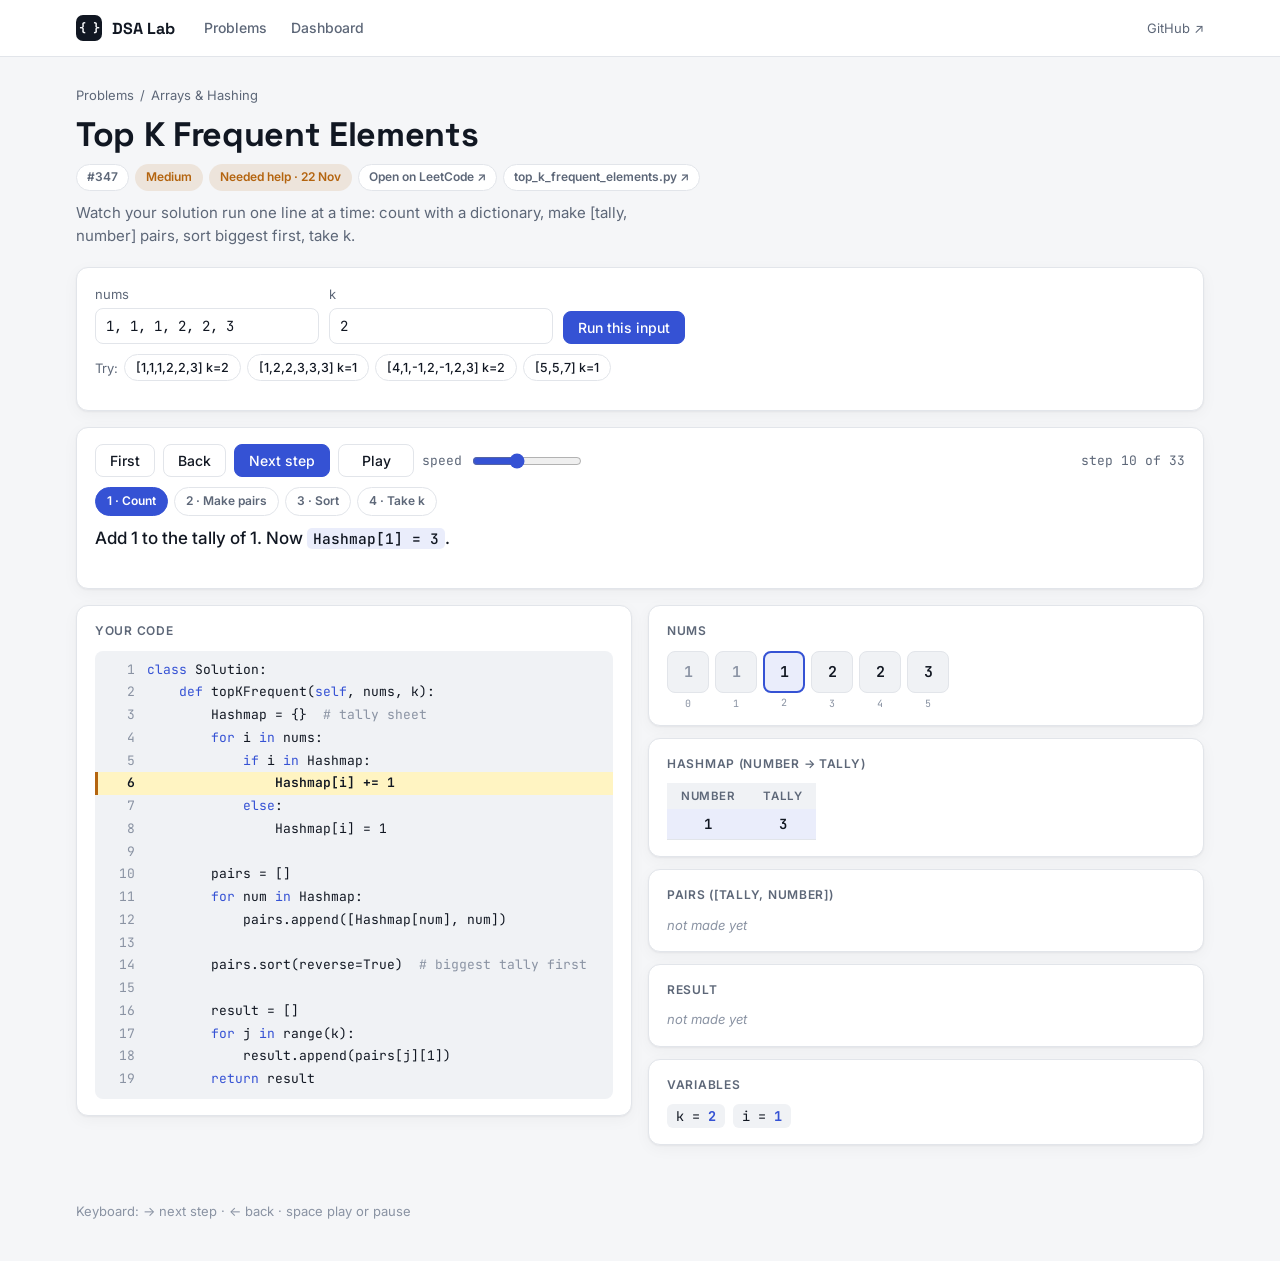
<file: top-k-frequent.html>
<!doctype html>
<html lang="en">
<head>
<meta charset="utf-8">
<meta name="viewport" content="width=device-width, initial-scale=1, viewport-fit=cover">
<title>Top K Frequent Elements · DSA Lab</title>
<link rel="preconnect" href="https://fonts.googleapis.com">
<link rel="preconnect" href="https://fonts.gstatic.com" crossorigin>
<link rel="stylesheet" href="https://fonts.googleapis.com/css2?family=Inter:wght@400;500;600;700&family=JetBrains+Mono:wght@400;600&family=Space+Grotesk:wght@500;600;700&display=swap">
<link rel="stylesheet" href="assets/site.css">
</head>
<body>
<header class="topbar"><div class="in">
  <a class="brand" href="index.html"><span class="mark">{ }</span>DSA Lab</a>
  <nav class="topnav"><a href="index.html">Problems</a><a href="dashboard.html">Dashboard</a></nav>
  <a class="gh" href="https://github.com/giriselvansridhar/DSA">GitHub ↗</a>
</div></header>
<main class="page">
  <div class="phead">
    <div class="crumbs"><a href="index.html">Problems</a><span>/</span><span>Arrays &amp; Hashing</span></div>
    <h1>Top K Frequent Elements</h1>
    <div class="pills"><span class="pill">#347</span><span class="pill med">Medium</span><span class="pill help">Needed help · 22 Nov</span>
      <a class="pill" href="https://leetcode.com/problems/top-k-frequent-elements/">Open on LeetCode ↗</a><a class="pill" href="https://github.com/giriselvansridhar/DSA/blob/main/solutions/top_k_frequent_elements.py">top_k_frequent_elements.py ↗</a></div>
    <p class="lead">Watch your solution run one line at a time: count with a dictionary, make [tally, number] pairs, sort biggest first, take k.</p>
  </div>
  <div class="wrap">

  <section class="card">
    <div class="inputs">
      <label for="numsIn">nums<input id="numsIn" type="text" value="1, 1, 1, 2, 2, 3" /></label>
      <label for="kIn">k<input id="kIn" type="number" min="1" value="2" /></label>
      <button id="loadBtn">Run this input</button>
    </div>
    <div class="chips" style="margin-top:10px">Try:
      <button class="chip" data-n="1,1,1,2,2,3" data-k="2">[1,1,1,2,2,3] k=2</button>
      <button class="chip" data-n="1,2,2,3,3,3" data-k="1">[1,2,2,3,3,3] k=1</button>
      <button class="chip" data-n="4,1,-1,2,-1,2,3" data-k="2">[4,1,-1,2,-1,2,3] k=2</button>
      <button class="chip" data-n="5,5,7" data-k="1">[5,5,7] k=1</button>
    </div>
    <div class="err" id="err"></div>
  </section>

  <section class="card">
    <div class="controls">
      <button class="ghost" id="firstBtn" aria-label="Go to first step">First</button>
      <button class="ghost" id="prevBtn">Back</button>
      <button id="nextBtn">Next step</button>
      <button class="ghost" id="playBtn">Play</button>
      <label class="count" for="speed">speed <input id="speed" type="range" min="200" max="2000" step="100" value="900" /></label>
      <span class="grow"></span>
      <span class="count" id="count"></span>
    </div>
    <div class="phases" style="margin-top:10px" id="phases">
      <span class="phase" data-p="1">1 · Count</span>
      <span class="phase" data-p="2">2 · Make pairs</span>
      <span class="phase" data-p="3">3 · Sort</span>
      <span class="phase" data-p="4">4 · Take k</span>
    </div>
    <div class="explain" id="explain" style="margin-top:10px" aria-live="polite"></div>
  </section>

  <div class="main">
    <section class="card">
      <div class="label">Your code</div>
      <pre class="code" id="code"></pre>
    </section>

    <section class="state">
      <div class="card">
        <div class="label">nums</div>
        <div class="boxes nums" id="numsView"></div>
      </div>
      <div class="card">
        <div class="label">Hashmap (number → tally)</div>
        <div id="mapView"></div>
      </div>
      <div class="card">
        <div class="label">pairs ([tally, number])</div>
        <div class="pairs" id="pairsView"></div>
      </div>
      <div class="card">
        <div class="label">result</div>
        <div class="boxes result" id="resultView"></div>
      </div>
      <div class="card">
        <div class="label">Variables</div>
        <div class="vars" id="varsView"></div>
      </div>
    </section>
  </div>

  
</div>

<script>
const CODE = [
  ['class Solution:', ''],
  ['    def topKFrequent(self, nums, k):', ''],
  ['        Hashmap = {}', 'cm:  # tally sheet'],
  ['        for i in nums:', ''],
  ['            if i in Hashmap:', ''],
  ['                Hashmap[i] += 1', ''],
  ['            else:', ''],
  ['                Hashmap[i] = 1', ''],
  ['', ''],
  ['        pairs = []', ''],
  ['        for num in Hashmap:', ''],
  ['            pairs.append([Hashmap[num], num])', ''],
  ['', ''],
  ['        pairs.sort(reverse=True)', 'cm:  # biggest tally first'],
  ['', ''],
  ['        result = []', ''],
  ['        for j in range(k):', ''],
  ['            result.append(pairs[j][1])', ''],
  ['        return result', '']
];
const KW = /\b(class|def|for|in|if|else|return|self)\b/g;
const esc = (s) => s.replace(/&/g, '&amp;').replace(/</g, '&lt;').replace(/>/g, '&gt;');

function renderCode() {
  const pre = document.getElementById('code');
  pre.innerHTML = CODE.map(([text, extra], i) => {
    const body = esc(text).replace(KW, '<span class="kw">$1</span>');
    const cm = extra.startsWith('cm:') ? `<span class="cm">${esc(extra.slice(3))}</span>` : '';
    return `<span class="ln" data-line="${i + 1}"><span class="no">${i + 1}</span>${body}${cm}</span>`;
  }).join('');
}

/* Simulate the Python code and record a snapshot for every step. */
function buildSteps(nums, k) {
  const steps = [];
  const map = new Map();
  let pairs = [], result = [], sorted = false;
  const snap = (line, phase, text, extra = {}) => steps.push({
    line, phase, text,
    map: [...map.entries()], pairs: pairs.map((p) => [...p]), result: [...result], sorted,
    numIdx: -1, seenUpTo: -1, flashKey: null, pairCur: -1, taken: -1, vars: {}, ...extra
  });

  snap(3, 1, 'Make an empty tally sheet: <code>Hashmap = {}</code>.');
  nums.forEach((x, idx) => {
    const base = { numIdx: idx, seenUpTo: idx - 1, vars: { i: x } };
    snap(4, 1, `Next number from nums: <code>i = ${x}</code>.`, base);
    const has = map.has(x);
    snap(5, 1, has ? `Is ${x} in Hashmap? <b>Yes</b>, we saw it before.` : `Is ${x} in Hashmap? <b>No</b>, first time we see it.`, base);
    if (has) {
      map.set(x, map.get(x) + 1);
      snap(6, 1, `Add 1 to the tally of ${x}. Now <code>Hashmap[${x}] = ${map.get(x)}</code>.`, { ...base, flashKey: x });
    } else {
      map.set(x, 1);
      snap(8, 1, `Start the tally of ${x} at 1: <code>Hashmap[${x}] = 1</code>.`, { ...base, flashKey: x });
    }
  });
  const allSeen = nums.length - 1;
  snap(10, 2, 'Counting done. Make an empty list for the pairs: <code>pairs = []</code>.', { seenUpTo: allSeen });
  for (const [num, t] of map) {
    snap(11, 2, `Take the next key from Hashmap: <code>num = ${num}</code>. Its tally is ${t}.`, { seenUpTo: allSeen, flashKey: num, vars: { num } });
    pairs.push([t, num]);
    snap(12, 2, `Add <code>[${t}, ${num}]</code> to pairs. Tally goes first so we can sort by it.`, { seenUpTo: allSeen, flashKey: num, pairCur: pairs.length - 1, vars: { num } });
  }
  const before = pairs.map((p) => `[${p}]`).join(' ');
  pairs.sort((a, b) => (b[0] - a[0]) || (b[1] - a[1]));
  sorted = true;
  snap(14, 3, `Sort the pairs, biggest tally first. Python sorts by the first item. Before: <code>${before}</code>`, { seenUpTo: allSeen });
  snap(16, 4, 'Make an empty result list: <code>result = []</code>.', { seenUpTo: allSeen });
  for (let j = 0; j < k; j++) {
    snap(17, 4, `Loop turn <code>j = ${j}</code> of ${k}.`, { seenUpTo: allSeen, pairCur: j, taken: j - 1, vars: { j } });
    result.push(pairs[j][1]);
    snap(18, 4, `<code>pairs[${j}] = [${pairs[j]}]</code>. Take the number part <code>pairs[${j}][1] = ${pairs[j][1]}</code> and add it to result.`, { seenUpTo: allSeen, pairCur: j, taken: j - 1, vars: { j } });
  }
  snap(19, 4, `Done. Return <code>[${result.join(', ')}]</code>, the ${k} most frequent number${k > 1 ? 's' : ''}.`, { seenUpTo: allSeen, taken: k - 1 });
  return steps;
}

let nums = [], steps = [], cur = 0, timer = null;
const $ = (id) => document.getElementById(id);

function render() {
  const s = steps[cur];
  $('count').textContent = `step ${cur + 1} of ${steps.length}`;
  $('explain').innerHTML = s.text;
  document.querySelectorAll('.ln').forEach((el) => el.classList.toggle('cur', Number(el.dataset.line) === s.line));
  document.querySelectorAll('.phase').forEach((el) => {
    const p = Number(el.dataset.p);
    el.classList.toggle('on', p === s.phase);
    el.classList.toggle('done', p < s.phase);
  });

  $('numsView').innerHTML = nums.map((x, i) =>
    `<div class="box ${i === s.numIdx ? 'cur' : i <= s.seenUpTo ? 'seen' : ''}">${x}<span class="idx">${i}</span></div>`).join('');

  $('mapView').innerHTML = s.map.length
    ? `<table><tr><th>number</th><th>tally</th></tr>${s.map.map(([key, t]) =>
        `<tr class="${key === s.flashKey ? 'flash' : ''}"><td>${key}</td><td>${t}</td></tr>`).join('')}</table>`
    : '<span class="empty">{ } empty</span>';

  $('pairsView').innerHTML = s.line < 10
    ? '<span class="empty">not made yet</span>'
    : s.pairs.length
      ? s.pairs.map((p, i) => `<span class="pair ${i === s.pairCur ? 'cur' : ''} ${i <= s.taken ? 'taken' : ''}">[<span class="t">${p[0]}</span>, ${p[1]}]</span>`).join('')
        + (s.sorted ? '<span class="note" style="align-self:center">sorted ✓</span>' : '')
      : '<span class="empty">[ ] empty</span>';

  $('resultView').innerHTML = s.line < 16
    ? '<span class="empty">not made yet</span>'
    : s.result.length ? s.result.map((x) => `<div class="box">${x}</div>`).join('') : '<span class="empty">[ ] empty</span>';

  const v = { k: $('kIn').value, ...s.vars };
  $('varsView').innerHTML = Object.entries(v).map(([n, val]) => `<span>${n} = <b>${val}</b></span>`).join('');

  $('prevBtn').disabled = $('firstBtn').disabled = cur === 0;
  $('nextBtn').disabled = cur === steps.length - 1;
  if (cur === steps.length - 1) stop();
}

function load() {
  const raw = $('numsIn').value.trim();
  const parsed = raw.replace(/[\[\]]/g, '').split(/[\s,]+/).filter(Boolean).map(Number);
  const k = Number($('kIn').value);
  if (!parsed.length || parsed.some((n) => !Number.isInteger(n))) { $('err').textContent = 'Type whole numbers separated by commas, like 1, 1, 2, 3.'; return; }
  if (parsed.length > 30) { $('err').textContent = 'Keep it to 30 numbers or fewer so every step fits on screen.'; return; }
  const distinct = new Set(parsed).size;
  if (!Number.isInteger(k) || k < 1 || k > distinct) { $('err').textContent = `k must be between 1 and ${distinct} (the number of different values).`; return; }
  $('err').textContent = '';
  stop();
  nums = parsed;
  steps = buildSteps(nums, k);
  cur = 0;
  render();
}

function stop() { clearInterval(timer); timer = null; $('playBtn').textContent = 'Play'; }
function play() {
  if (timer) return stop();
  if (cur === steps.length - 1) cur = 0;
  $('playBtn').textContent = 'Pause';
  timer = setInterval(() => { if (cur < steps.length - 1) { cur++; render(); } else stop(); }, Number($('speed').value));
}

$('loadBtn').onclick = load;
$('nextBtn').onclick = () => { if (cur < steps.length - 1) { cur++; render(); } };
$('prevBtn').onclick = () => { if (cur > 0) { cur--; render(); } };
$('firstBtn').onclick = () => { cur = 0; render(); };
$('playBtn').onclick = play;
$('speed').oninput = () => { if (timer) { stop(); play(); } };
document.querySelectorAll('.chip').forEach((c) => c.onclick = () => { $('numsIn').value = c.dataset.n.replace(/,/g, ', '); $('kIn').value = c.dataset.k; load(); });
document.addEventListener('keydown', (e) => {
  if (e.target.tagName === 'INPUT') return;
  if (e.key === 'ArrowRight') $('nextBtn').click();
  else if (e.key === 'ArrowLeft') $('prevBtn').click();
  else if (e.key === ' ') { e.preventDefault(); play(); }
});

renderCode();
load();
for (let i = 0; i < 9; i++) $('nextBtn').click();
</script>

</main>
<footer class="site">Keyboard: → next step · ← back · space play or pause</footer>
</body>
</html>
</file>
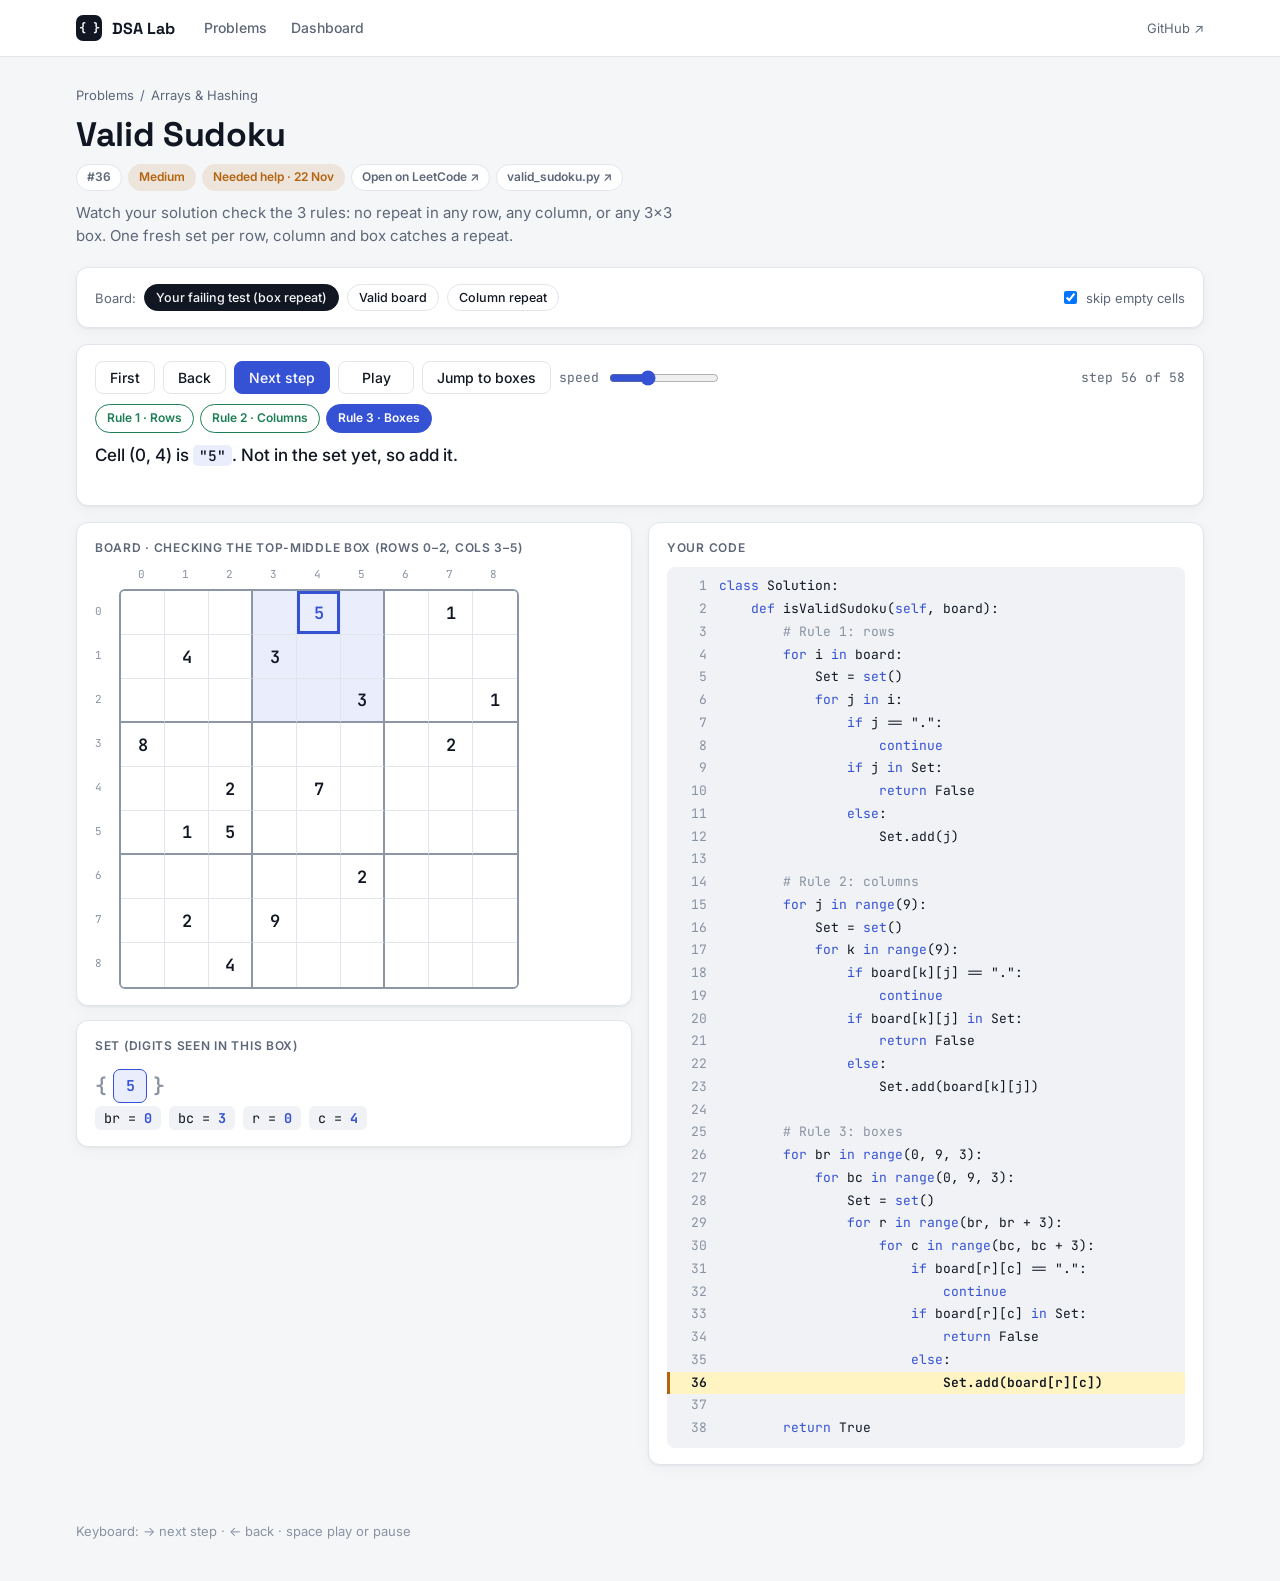
<file: valid-sudoku.html>
<!doctype html>
<html lang="en">
<head>
<meta charset="utf-8">
<meta name="viewport" content="width=device-width, initial-scale=1, viewport-fit=cover">
<title>Valid Sudoku · DSA Lab</title>
<link rel="preconnect" href="https://fonts.googleapis.com">
<link rel="preconnect" href="https://fonts.gstatic.com" crossorigin>
<link rel="stylesheet" href="https://fonts.googleapis.com/css2?family=Inter:wght@400;500;600;700&family=JetBrains+Mono:wght@400;600&family=Space+Grotesk:wght@500;600;700&display=swap">
<link rel="stylesheet" href="assets/site.css">
</head>
<body>
<header class="topbar"><div class="in">
  <a class="brand" href="index.html"><span class="mark">{ }</span>DSA Lab</a>
  <nav class="topnav"><a href="index.html">Problems</a><a href="dashboard.html">Dashboard</a></nav>
  <a class="gh" href="https://github.com/giriselvansridhar/DSA">GitHub ↗</a>
</div></header>
<main class="page">
  <div class="phead">
    <div class="crumbs"><a href="index.html">Problems</a><span>/</span><span>Arrays &amp; Hashing</span></div>
    <h1>Valid Sudoku</h1>
    <div class="pills"><span class="pill">#36</span><span class="pill med">Medium</span><span class="pill help">Needed help · 22 Nov</span>
      <a class="pill" href="https://leetcode.com/problems/valid-sudoku/">Open on LeetCode ↗</a><a class="pill" href="https://github.com/giriselvansridhar/DSA/blob/main/solutions/valid_sudoku.py">valid_sudoku.py ↗</a></div>
    <p class="lead">Watch your solution check the 3 rules: no repeat in any row, any column, or any 3×3 box. One fresh set per row, column and box catches a repeat.</p>
  </div>
  <div class="wrap">

  <section class="card">
    <div class="row">
      <span class="muted">Board:</span>
      <button class="chip on" data-ex="fail">Your failing test (box repeat)</button>
      <button class="chip" data-ex="valid">Valid board</button>
      <button class="chip" data-ex="col">Column repeat</button>
      <span class="grow"></span>
      <label class="chk" for="skipEmpty"><input type="checkbox" id="skipEmpty" checked /> skip empty cells</label>
    </div>
  </section>

  <section class="card">
    <div class="row">
      <button class="ghost" id="firstBtn">First</button>
      <button class="ghost" id="prevBtn">Back</button>
      <button id="nextBtn">Next step</button>
      <button class="ghost" id="playBtn">Play</button>
      <button class="ghost" id="jumpBtn">Jump to boxes</button>
      <label class="count" for="speed">speed <input id="speed" type="range" min="150" max="1800" step="50" value="700" /></label>
      <span class="grow"></span>
      <span class="count" id="count"></span>
    </div>
    <div class="phases" style="margin-top:10px">
      <span class="phase" data-p="1">Rule 1 · Rows</span>
      <span class="phase" data-p="2">Rule 2 · Columns</span>
      <span class="phase" data-p="3">Rule 3 · Boxes</span>
    </div>
    <div class="explain" id="explain" style="margin-top:10px" aria-live="polite"></div>
  </section>

  <div class="main">
    <section class="state" style="display:grid; gap:14px">
      <div class="card">
        <div class="label" id="regionLabel">Board</div>
        <div class="boardwrap">
          <div class="colnums" id="colnums"></div>
          <div class="rownums" id="rownums"></div>
          <div class="board" id="board"></div>
        </div>
      </div>
      <div class="card">
        <div class="label">Set (digits seen in this <span id="setWhat">row</span>)</div>
        <div class="setbox" id="setView"></div>
        <div class="vars" id="varsView"></div>
      </div>
    </section>
    <section class="card">
      <div class="label">Your code</div>
      <pre class="code" id="code"></pre>
    </section>
  </div>
  
</div>

<script>
const EX = {
  fail: [[".",".",".",".","5",".",".","1","."],[".","4",".","3",".",".",".",".","."],[".",".",".",".",".","3",".",".","1"],["8",".",".",".",".",".",".","2","."],[".",".","2",".","7",".",".",".","."],[".","1","5",".",".",".",".",".","."],[".",".",".",".",".","2",".",".","."],[".","2",".","9",".",".",".",".","."],[".",".","4",".",".",".",".",".","."]],
  valid: [["5","3",".",".","7",".",".",".","."],["6",".",".","1","9","5",".",".","."],[".","9","8",".",".",".",".","6","."],["8",".",".",".","6",".",".",".","3"],["4",".",".","8",".","3",".",".","1"],["7",".",".",".","2",".",".",".","6"],[".","6",".",".",".",".","2","8","."],[".",".",".","4","1","9",".",".","5"],[".",".",".",".","8",".",".","7","9"]]
};
EX.col = EX.valid.map((r) => [...r]); EX.col[0][0] = "8";

const CODE = [
  'class Solution:',
  '    def isValidSudoku(self, board):',
  '        # Rule 1: rows',
  '        for i in board:',
  '            Set = set()',
  '            for j in i:',
  '                if j == ".":',
  '                    continue',
  '                if j in Set:',
  '                    return False',
  '                else:',
  '                    Set.add(j)',
  '',
  '        # Rule 2: columns',
  '        for j in range(9):',
  '            Set = set()',
  '            for k in range(9):',
  '                if board[k][j] == ".":',
  '                    continue',
  '                if board[k][j] in Set:',
  '                    return False',
  '                else:',
  '                    Set.add(board[k][j])',
  '',
  '        # Rule 3: boxes',
  '        for br in range(0, 9, 3):',
  '            for bc in range(0, 9, 3):',
  '                Set = set()',
  '                for r in range(br, br + 3):',
  '                    for c in range(bc, bc + 3):',
  '                        if board[r][c] == ".":',
  '                            continue',
  '                        if board[r][c] in Set:',
  '                            return False',
  '                        else:',
  '                            Set.add(board[r][c])',
  '',
  '        return True'
];
// code line numbers for each rule: [new set, skip, return False, add]
const LINES = { 1: [5, 8, 10, 12], 2: [16, 19, 21, 23], 3: [28, 32, 34, 36] };
const RULE_NAME = { 1: 'row', 2: 'column', 3: 'box' };
const BOX_NAME = ['top-left', 'top-middle', 'top-right', 'middle-left', 'center', 'middle-right', 'bottom-left', 'bottom-middle', 'bottom-right'];

const esc = (s) => s.replace(/&/g, '&amp;').replace(/</g, '&lt;').replace(/>/g, '&gt;');
function renderCode() {
  $('code').innerHTML = CODE.map((t, i) => {
    let body = esc(t);
    const hash = body.indexOf('#');
    let cm = '';
    if (hash >= 0) { cm = `<span class="cm">${body.slice(hash)}</span>`; body = body.slice(0, hash); }
    body = body.replace(/\b(class|def|for|in|if|else|return|continue|self|range|set)\b/g, '<span class="kw">$1</span>');
    return `<span class="ln" data-line="${i + 1}"><span class="no">${i + 1}</span>${body}${cm}</span>`;
  }).join('');
}

function regions(rule) {
  const out = [];
  for (let n = 0; n < 9; n++) {
    if (rule === 1) out.push({ n, cells: [...Array(9)].map((_, c) => [n, c]), vars: { i: `row ${n}` } });
    if (rule === 2) out.push({ n, cells: [...Array(9)].map((_, r) => [r, n]), vars: { j: n } });
    if (rule === 3) {
      const br = Math.floor(n / 3) * 3, bc = (n % 3) * 3;
      const cells = [];
      for (let r = br; r < br + 3; r++) for (let c = bc; c < bc + 3; c++) cells.push([r, c]);
      out.push({ n, cells, vars: { br, bc } });
    }
  }
  return out;
}

function buildSteps(board, skipEmpty) {
  const steps = [];
  for (const rule of [1, 2, 3]) {
    const [lNew, lSkip, lFalse, lAdd] = LINES[rule];
    for (const reg of regions(rule)) {
      const set = [];  // [digit, r, c]
      const where = rule === 3 ? `${BOX_NAME[reg.n]} box (rows ${reg.vars.br}–${reg.vars.br + 2}, cols ${reg.vars.bc}–${reg.vars.bc + 2})` : `${RULE_NAME[rule]} ${reg.n}`;
      const base = () => ({ rule, region: reg.cells, set: set.map((s) => s[0]), inset: set.map((s) => [s[1], s[2]]), vars: { ...reg.vars }, where });
      steps.push({ ...base(), line: lNew, text: `New ${RULE_NAME[rule]}: the <b>${where}</b>. Start with an empty set.` });
      for (const [r, c] of reg.cells) {
        const v = board[r][c];
        const vars = rule === 1 ? { ...reg.vars, j: JSON.stringify(v) } : rule === 2 ? { ...reg.vars, k: r } : { ...reg.vars, r, c };
        if (v === '.') {
          if (!skipEmpty) steps.push({ ...base(), vars, cur: [r, c], line: lSkip, text: `Cell (${r}, ${c}) is empty <code>"."</code>, so skip it.` });
          continue;
        }
        const hit = set.find((s) => s[0] === v);
        if (hit) {
          steps.push({ ...base(), vars, cur: [r, c], dup: [[r, c], [hit[1], hit[2]]], dupVal: v, line: lFalse, fail: true,
            text: `<span class="bad">"${v}" is already in the set</span> (we saw it at (${hit[1]}, ${hit[2]})). Two ${v}s in the same ${RULE_NAME[rule]}, so <code>return False</code>.` });
          return steps;
        }
        set.push([v, r, c]);
        steps.push({ ...base(), vars, cur: [r, c], line: lAdd, added: v, text: `Cell (${r}, ${c}) is <code>"${v}"</code>. Not in the set yet, so add it.` });
      }
    }
    steps.push({ rule, region: [], set: [], inset: [], vars: {}, line: { 1: 15, 2: 26, 3: 38 }[rule], passed: rule,
      text: `<span class="good">Rule ${rule} passed.</span> No ${RULE_NAME[rule]} has a repeat.${rule < 3 ? ` Now check ${RULE_NAME[rule + 1]}s.` : ''}` });
  }
  steps.push({ rule: 3, region: [], set: [], inset: [], vars: {}, line: 38, done: true, text: '<span class="good">All 3 rules passed.</span> <code>return True</code>: the board is valid.' });
  return steps;
}

const $ = (id) => document.getElementById(id);
let board = EX.fail, steps = [], cur = 0, timer = null;

function renderBoardOnce() {
  $('colnums').innerHTML = [...Array(9)].map((_, i) => `<span>${i}</span>`).join('');
  $('rownums').innerHTML = [...Array(9)].map((_, i) => `<span>${i}</span>`).join('');
  $('board').innerHTML = board.map((row, r) => row.map((v, c) =>
    `<div class="cell r${r} c${c} ${v === '.' ? 'empty' : ''}" id="cell-${r}-${c}">${v === '.' ? '' : v}</div>`).join('')).join('');
}

function render() {
  const s = steps[cur];
  $('count').textContent = `step ${cur + 1} of ${steps.length}`;
  $('explain').innerHTML = s.text;
  document.querySelectorAll('.ln').forEach((el) => {
    const on = Number(el.dataset.line) === s.line;
    el.classList.toggle('cur', on && !s.fail);
    el.classList.toggle('curbad', on && !!s.fail);
  });
  document.querySelectorAll('.phase').forEach((el) => {
    const p = Number(el.dataset.p);
    const finished = p < s.rule || (s.passed && p <= s.passed) || s.done;
    el.className = 'phase' + (s.fail && p === s.rule ? ' fail' : finished ? ' done' : p === s.rule ? ' on' : '');
  });
  const key = (rc) => `${rc[0]}-${rc[1]}`;
  const reg = new Set(s.region.map(key)), ins = new Set(s.inset.map(key)), dup = new Set((s.dup || []).map(key));
  for (let r = 0; r < 9; r++) for (let c = 0; c < 9; c++) {
    const el = $(`cell-${r}-${c}`), k = `${r}-${c}`;
    el.classList.toggle('region', reg.has(k));
    el.classList.toggle('inset', ins.has(k));
    el.classList.toggle('cur', !!s.cur && key(s.cur) === k);
    el.classList.toggle('dup', dup.has(k));
  }
  $('regionLabel').textContent = s.where ? `Board · checking the ${s.where}` : 'Board';
  $('setWhat').textContent = RULE_NAME[s.rule];
  const items = s.set.map((d, i) => `<span class="setitem${s.dupVal === d ? ' dup' : ''}" ${s.added === d && i === s.set.length - 1 ? '' : 'style="animation:none"'}>${d}</span>`).join('');
  $('setView').innerHTML = s.region.length ? `<span class="brace">{</span>${items}<span class="brace">}</span>` : '<span class="muted">no set right now</span>';
  $('varsView').innerHTML = Object.entries(s.vars).map(([n, v]) => `<span>${n} = <b>${v}</b></span>`).join('');
  $('prevBtn').disabled = $('firstBtn').disabled = cur === 0;
  $('nextBtn').disabled = cur === steps.length - 1;
  if (cur === steps.length - 1) stop();
}

function load(name) {
  stop();
  if (name) {
    board = EX[name];
    document.querySelectorAll('[data-ex]').forEach((b) => b.classList.toggle('on', b.dataset.ex === name));
  }
  steps = buildSteps(board, $('skipEmpty').checked);
  cur = 0;
  renderBoardOnce();
  render();
}
function stop() { clearInterval(timer); timer = null; $('playBtn').textContent = 'Play'; }
function play() {
  if (timer) return stop();
  if (cur === steps.length - 1) cur = 0;
  $('playBtn').textContent = 'Pause';
  timer = setInterval(() => { if (cur < steps.length - 1) { cur++; render(); } else stop(); }, Number($('speed').value));
}

$('nextBtn').onclick = () => { if (cur < steps.length - 1) { cur++; render(); } };
$('prevBtn').onclick = () => { if (cur > 0) { cur--; render(); } };
$('firstBtn').onclick = () => { cur = 0; render(); };
$('jumpBtn').onclick = () => { const i = steps.findIndex((s) => s.rule === 3); if (i >= 0) { cur = i; render(); } };
$('playBtn').onclick = play;
$('speed').oninput = () => { if (timer) { stop(); play(); } };
$('skipEmpty').onchange = () => load();
document.querySelectorAll('[data-ex]').forEach((b) => (b.onclick = () => load(b.dataset.ex)));
document.addEventListener('keydown', (e) => {
  if (e.target.tagName === 'INPUT') return;
  if (e.key === 'ArrowRight') $('nextBtn').click();
  else if (e.key === 'ArrowLeft') $('prevBtn').click();
  else if (e.key === ' ') { e.preventDefault(); play(); }
});

renderCode();
load('fail');
$('jumpBtn').click();
for (let i = 0; i < 3; i++) $('nextBtn').click();
</script>

</main>
<footer class="site">Keyboard: → next step · ← back · space play or pause</footer>
</body>
</html>
</file>
<file: assets/site.css>
/* DSA Lab — one stylesheet for the dashboard and every step-by-step player.
   Layout: sticky top bar, 1160px content column, cards only where a block is its own object. */
:root {
  --bg: #f5f6f8;
  --surface: #ffffff;
  --surface-2: #f0f2f5;
  --ink: #111722;
  --muted: #5d6778;
  --faint: #8a93a3;
  --line: #e2e5ea;
  --grid-strong: #8d96a6;
  --accent: #3552d4;
  --accent-ink: #ffffff;
  --accent-soft: rgba(53, 82, 212, 0.10);
  --hl: #fff4c2;
  --good: #1d7f55;
  --good-soft: rgba(29, 127, 85, 0.11);
  --warm: #b4640f;
  --warm-soft: rgba(180, 100, 15, 0.12);
  --bad: #c2372b;
  --bad-soft: rgba(194, 55, 43, 0.12);
  --shadow: 0 1px 2px rgba(17, 23, 34, 0.05), 0 4px 16px rgba(17, 23, 34, 0.04);
  --font-display: "Space Grotesk", "Segoe UI", system-ui, sans-serif;
  --font-body: "Inter", "Segoe UI", system-ui, -apple-system, sans-serif;
  --font-mono: "JetBrains Mono", ui-monospace, Consolas, monospace;
  color-scheme: light;
}
@media (prefers-color-scheme: dark) {
  :root:not([data-theme="light"]) {
    --bg: #0c0f14; --surface: #141922; --surface-2: #1a2029; --ink: #e7ebf2; --muted: #9aa4b5; --faint: #6f7a8c;
    --line: #262d38; --grid-strong: #5f6a7c; --accent: #8ba2ff; --accent-ink: #0c0f14; --accent-soft: rgba(139, 162, 255, 0.14);
    --hl: rgba(255, 214, 102, 0.16); --good: #5fcf98; --good-soft: rgba(95, 207, 152, 0.14); --warm: #f0a450; --warm-soft: rgba(240, 164, 80, 0.15);
    --bad: #f27b6f; --bad-soft: rgba(242, 123, 111, 0.16); --shadow: none; color-scheme: dark;
  }
}
:root[data-theme="dark"] {
  --bg: #0c0f14; --surface: #141922; --surface-2: #1a2029; --ink: #e7ebf2; --muted: #9aa4b5; --faint: #6f7a8c;
  --line: #262d38; --grid-strong: #5f6a7c; --accent: #8ba2ff; --accent-ink: #0c0f14; --accent-soft: rgba(139, 162, 255, 0.14);
  --hl: rgba(255, 214, 102, 0.16); --good: #5fcf98; --good-soft: rgba(95, 207, 152, 0.14); --warm: #f0a450; --warm-soft: rgba(240, 164, 80, 0.15);
  --bad: #f27b6f; --bad-soft: rgba(242, 123, 111, 0.16); --shadow: none; color-scheme: dark;
}

* { box-sizing: border-box; }
html, body { margin: 0; }
body { background: var(--bg); color: var(--ink); font: 15px/1.55 var(--font-body); -webkit-font-smoothing: antialiased; }
a { color: var(--accent); text-decoration: none; }
a:hover { text-decoration: underline; }
h1, h2, h3 { font-family: var(--font-display); letter-spacing: -0.01em; text-wrap: balance; margin: 0; }
code { font-family: var(--font-mono); font-size: 0.92em; }
:focus-visible { outline: 2px solid var(--accent); outline-offset: 2px; }
.num, .tnum { font-variant-numeric: tabular-nums; }

/* ---------- top bar ---------- */
body::before { content: ""; position: fixed; inset: 0 0 auto; height: env(safe-area-inset-top, 0px); z-index: 30; background: var(--surface); }
.topbar { position: sticky; top: env(safe-area-inset-top, 0px); z-index: 20; background: var(--surface); border-bottom: 1px solid var(--line); }
.topbar .in { max-width: 1160px; margin: 0 auto; display: flex; align-items: center; gap: 18px; min-height: 56px;
  padding-left: max(16px, env(safe-area-inset-left, 0px)); padding-right: max(16px, env(safe-area-inset-right, 0px)); }
.brand { display: flex; align-items: center; gap: 10px; color: var(--ink); font: 700 16px var(--font-display); white-space: nowrap; }
.brand:hover { text-decoration: none; }
.brand .mark { width: 26px; height: 26px; border-radius: 7px; background: var(--ink); color: var(--bg); display: grid; place-items: center; font: 700 12px var(--font-mono); }
.topnav { display: flex; gap: 2px; overflow-x: auto; scrollbar-width: none; flex: 1; min-width: 0; }
.topnav::-webkit-scrollbar { display: none; }
.topnav a { color: var(--muted); font-weight: 500; font-size: 14px; padding: 7px 11px; border-radius: 7px; white-space: nowrap; }
.topnav a:hover { color: var(--ink); background: var(--surface-2); text-decoration: none; }
.topnav a.on { color: var(--ink); background: var(--surface-2); font-weight: 600; }
.gh { color: var(--muted); font-size: 13px; white-space: nowrap; }
@media (max-width: 640px) { .gh { display: none; } }

/* ---------- page frame ---------- */
.page { max-width: 1160px; margin: 0 auto; padding-block: 28px 56px;
  padding-left: max(16px, env(safe-area-inset-left, 0px)); padding-right: max(16px, env(safe-area-inset-right, 0px));
  display: grid; grid-template-columns: minmax(0, 1fr); gap: 20px; }
.page > * { min-width: 0; }
.eyebrow { font: 600 12px var(--font-body); text-transform: uppercase; letter-spacing: .08em; color: var(--muted); }
.crumbs { font-size: 13px; color: var(--muted); display: flex; gap: 6px; align-items: center; }
.crumbs a { color: var(--muted); }
.phead { display: grid; gap: 10px; }
.phead h1 { font-size: clamp(26px, 3.4vw, 34px); line-height: 1.15; }
.lead { color: var(--muted); margin: 0; max-width: 68ch; }
.pills { display: flex; flex-wrap: wrap; gap: 6px; align-items: center; }
.pill { font-size: 12px; font-weight: 600; padding: 3px 10px; border-radius: 99px; border: 1px solid var(--line); color: var(--muted); background: var(--surface); white-space: nowrap; }
.pill.med { color: var(--warm); border-color: transparent; background: var(--warm-soft); }
.pill.ok { color: var(--good); border-color: transparent; background: var(--good-soft); }
.pill.help { color: var(--warm); border-color: transparent; background: var(--warm-soft); }
.pill.todo { color: var(--muted); background: var(--surface-2); border-color: transparent; }
.pill a { color: inherit; }

.card { background: var(--surface); border: 1px solid var(--line); border-radius: 12px; padding: 16px 18px; box-shadow: var(--shadow); min-width: 0; }
.label { font-size: 12px; font-weight: 600; color: var(--muted); text-transform: uppercase; letter-spacing: .06em; margin-bottom: 10px; }
.muted { color: var(--muted); font-size: 13px; }
.note { font-size: 13px; color: var(--muted); }
.row { display: flex; flex-wrap: wrap; gap: 8px; align-items: center; }
.between { justify-content: space-between; }
.grow { flex: 1; }
footer.site { max-width: 1160px; margin: 0 auto; padding-block: 0 40px; color: var(--faint); font-size: 13px;
  padding-left: max(16px, env(safe-area-inset-left, 0px)); padding-right: max(16px, env(safe-area-inset-right, 0px)); }

/* ---------- buttons & inputs ---------- */
button { font: 500 14px var(--font-body); border: 1px solid var(--accent); background: var(--accent); color: var(--accent-ink);
  border-radius: 8px; padding: 7px 14px; cursor: pointer; transition: background .15s, border-color .15s, color .15s; }
button:hover { filter: brightness(1.06); }
button.ghost { background: var(--surface); color: var(--ink); border-color: var(--line); }
button.ghost:hover { border-color: var(--grid-strong); filter: none; }
button:disabled { opacity: .4; cursor: default; }
input[type="text"], input[type="number"] { font: 14px var(--font-mono); padding: 8px 10px; border: 1px solid var(--line); border-radius: 8px; background: var(--surface); color: var(--ink); }
input[type="range"] { accent-color: var(--accent); width: 110px; vertical-align: middle; }
.chip { font: 500 12.5px var(--font-body); padding: 5px 11px; border-radius: 99px; background: var(--surface); color: var(--ink); border: 1px solid var(--line); }
.chip:hover { border-color: var(--accent); filter: none; }
.chip.on { background: var(--ink); color: var(--bg); border-color: var(--ink); }
label.chk { display: inline-flex; gap: 6px; align-items: center; font-size: 13px; color: var(--muted); }

/* ---------- player ---------- */
.wrap { display: grid; grid-template-columns: minmax(0, 1fr); gap: 16px; }
.wrap > * { min-width: 0; }
.inputs { display: flex; flex-wrap: wrap; gap: 10px; align-items: end; }
.inputs label { display: grid; gap: 4px; font-size: 13px; color: var(--muted); }
.chips { display: flex; flex-wrap: wrap; gap: 6px; align-items: center; font-size: 13px; color: var(--muted); }
.err { color: var(--bad); font-size: 13px; min-height: 1em; }
.controls { display: flex; flex-wrap: wrap; gap: 8px; align-items: center; }
.controls .grow { flex: 1; }
.count { font: 13px var(--font-mono); color: var(--muted); font-variant-numeric: tabular-nums; }
#playBtn { min-width: 76px; }
.phases { display: flex; gap: 6px; flex-wrap: wrap; }
.phase { font-size: 12px; font-weight: 600; padding: 4px 11px; border-radius: 99px; border: 1px solid var(--line); color: var(--muted); background: var(--surface); }
.phase.on { background: var(--accent); border-color: var(--accent); color: var(--accent-ink); }
.phase.done { color: var(--good); border-color: var(--good); }
.phase.fail { background: var(--bad); border-color: var(--bad); color: #fff; }
.explain { font-size: 17px; font-weight: 500; min-height: 2.7em; max-width: 78ch; line-height: 1.5; }
.explain code { background: var(--accent-soft); padding: 1px 6px; border-radius: 5px; font-size: 14.5px; }
.explain .bad { color: var(--bad); }
.explain .good { color: var(--good); }

.main { display: grid; grid-template-columns: minmax(0, 1fr) minmax(0, 1fr); gap: 16px; align-items: start; }
@media (max-width: 860px) { .main { grid-template-columns: minmax(0, 1fr); } }
.main > *, .state > * { min-width: 0; }
.state { display: grid; gap: 12px; }

pre.code { margin: 0; font: 13px/1.75 var(--font-mono); overflow-x: auto; background: var(--surface-2); border-radius: 8px; padding: 8px 0; }
.ln { display: block; padding: 0 12px 0 6px; white-space: pre; border-left: 3px solid transparent; }
.ln .no { display: inline-block; width: 2.4em; color: var(--faint); user-select: none; text-align: right; margin-right: 12px; }
.ln.cur { background: var(--hl); border-left-color: var(--warm); font-weight: 600; }
.ln.cur .no { color: var(--ink); }
.ln.curbad { background: var(--bad-soft); border-left-color: var(--bad); font-weight: 600; }
.kw { color: var(--accent); }
.cm { color: var(--faint); }

.boxes { display: flex; flex-wrap: wrap; gap: 6px; }
.box { position: relative; min-width: 42px; height: 42px; padding: 0 8px; display: grid; place-items: center; border: 1px solid var(--line); border-radius: 8px; font: 600 15px var(--font-mono); background: var(--surface-2); }
.box.seen { color: var(--faint); }
.box.cur { border: 2px solid var(--accent); background: var(--accent-soft); color: var(--ink); }
.box .idx { position: absolute; bottom: -18px; font: 10px var(--font-mono); color: var(--faint); }
.boxes.nums { padding-bottom: 16px; }
.result .box { border-color: var(--good); color: var(--good); background: var(--good-soft); }

table { border-collapse: collapse; font: 14px var(--font-mono); }
th, td { border-bottom: 1px solid var(--line); padding: 6px 14px; text-align: center; font-variant-numeric: tabular-nums; }
th { font: 600 11.5px var(--font-body); text-transform: uppercase; letter-spacing: .05em; color: var(--muted); background: var(--surface-2); border-bottom: 0; }
tr.flash td { background: var(--accent-soft); font-weight: 600; }
.empty { color: var(--faint); font-size: 13px; font-style: italic; }
.pairs { display: flex; flex-wrap: wrap; gap: 6px; }
.pair { font: 14px var(--font-mono); padding: 6px 10px; border: 1px solid var(--line); border-radius: 8px; background: var(--surface-2); }
.pair .t { color: var(--warm); font-weight: 600; }
.pair.cur { border: 2px solid var(--accent); background: var(--accent-soft); }
.pair.taken { opacity: .45; }
.vars { display: flex; flex-wrap: wrap; gap: 8px; font: 13.5px var(--font-mono); }
.vars span { background: var(--surface-2); border-radius: 6px; padding: 3px 9px; }
.vars b { color: var(--accent); }

/* sudoku board */
.boardwrap { --cell: clamp(30px, 8.4vw, 44px); display: grid; grid-template-columns: 22px auto; grid-template-rows: 20px auto; gap: 2px; justify-content: start; }
.colnums { grid-column: 2; display: grid; grid-template-columns: repeat(9, var(--cell)); font: 11px var(--font-mono); color: var(--faint); text-align: center; }
.rownums { grid-row: 2; display: grid; grid-template-rows: repeat(9, var(--cell)); font: 11px var(--font-mono); color: var(--faint); align-items: center; }
.board { grid-row: 2; grid-column: 2; display: grid; grid-template-columns: repeat(9, var(--cell)); grid-template-rows: repeat(9, var(--cell)); border: 2px solid var(--grid-strong); border-radius: 6px; overflow: hidden; }
.cell { display: grid; place-items: center; font: 600 17px var(--font-mono); border-right: 1px solid var(--line); border-bottom: 1px solid var(--line); background: var(--surface); position: relative; }
.cell.empty { color: transparent; }
.cell.c2, .cell.c5 { border-right: 2px solid var(--grid-strong); }
.cell.r2, .cell.r5 { border-bottom: 2px solid var(--grid-strong); }
.cell.c8 { border-right: 0; } .cell.r8 { border-bottom: 0; }
.cell.region { background: var(--accent-soft); }
.cell.inset { color: var(--accent); }
.cell.cur { box-shadow: inset 0 0 0 3px var(--accent); z-index: 1; }
.cell.cur.empty::after { content: "·"; color: var(--muted); position: absolute; }
.cell.dup { background: var(--bad-soft); color: var(--bad); box-shadow: inset 0 0 0 3px var(--bad); z-index: 2; }
.setbox { display: flex; flex-wrap: wrap; gap: 6px; min-height: 40px; align-items: center; font: 600 15px var(--font-mono); }
.setbox .brace { color: var(--faint); font-size: 20px; }
.setitem { min-width: 34px; height: 34px; display: grid; place-items: center; border-radius: 7px; border: 1px solid var(--accent); color: var(--accent); background: var(--accent-soft); }
.setitem.dup { border-color: var(--bad); color: var(--bad); background: var(--bad-soft); }
.vars { margin-top: 10px; }
.state .vars, .card > .vars:first-child { margin-top: 0; }

@media (prefers-reduced-motion: no-preference) {
  .cell, tr.flash td, .box, .pair, .ln { transition: background .2s, box-shadow .15s, color .2s; }
  .setitem { animation: pop .25s ease-out; }
}
@keyframes pop { from { transform: scale(.6); opacity: 0; } to { transform: scale(1); opacity: 1; } }
.kbd { font-size: 12.5px; color: var(--faint); }
</file>
